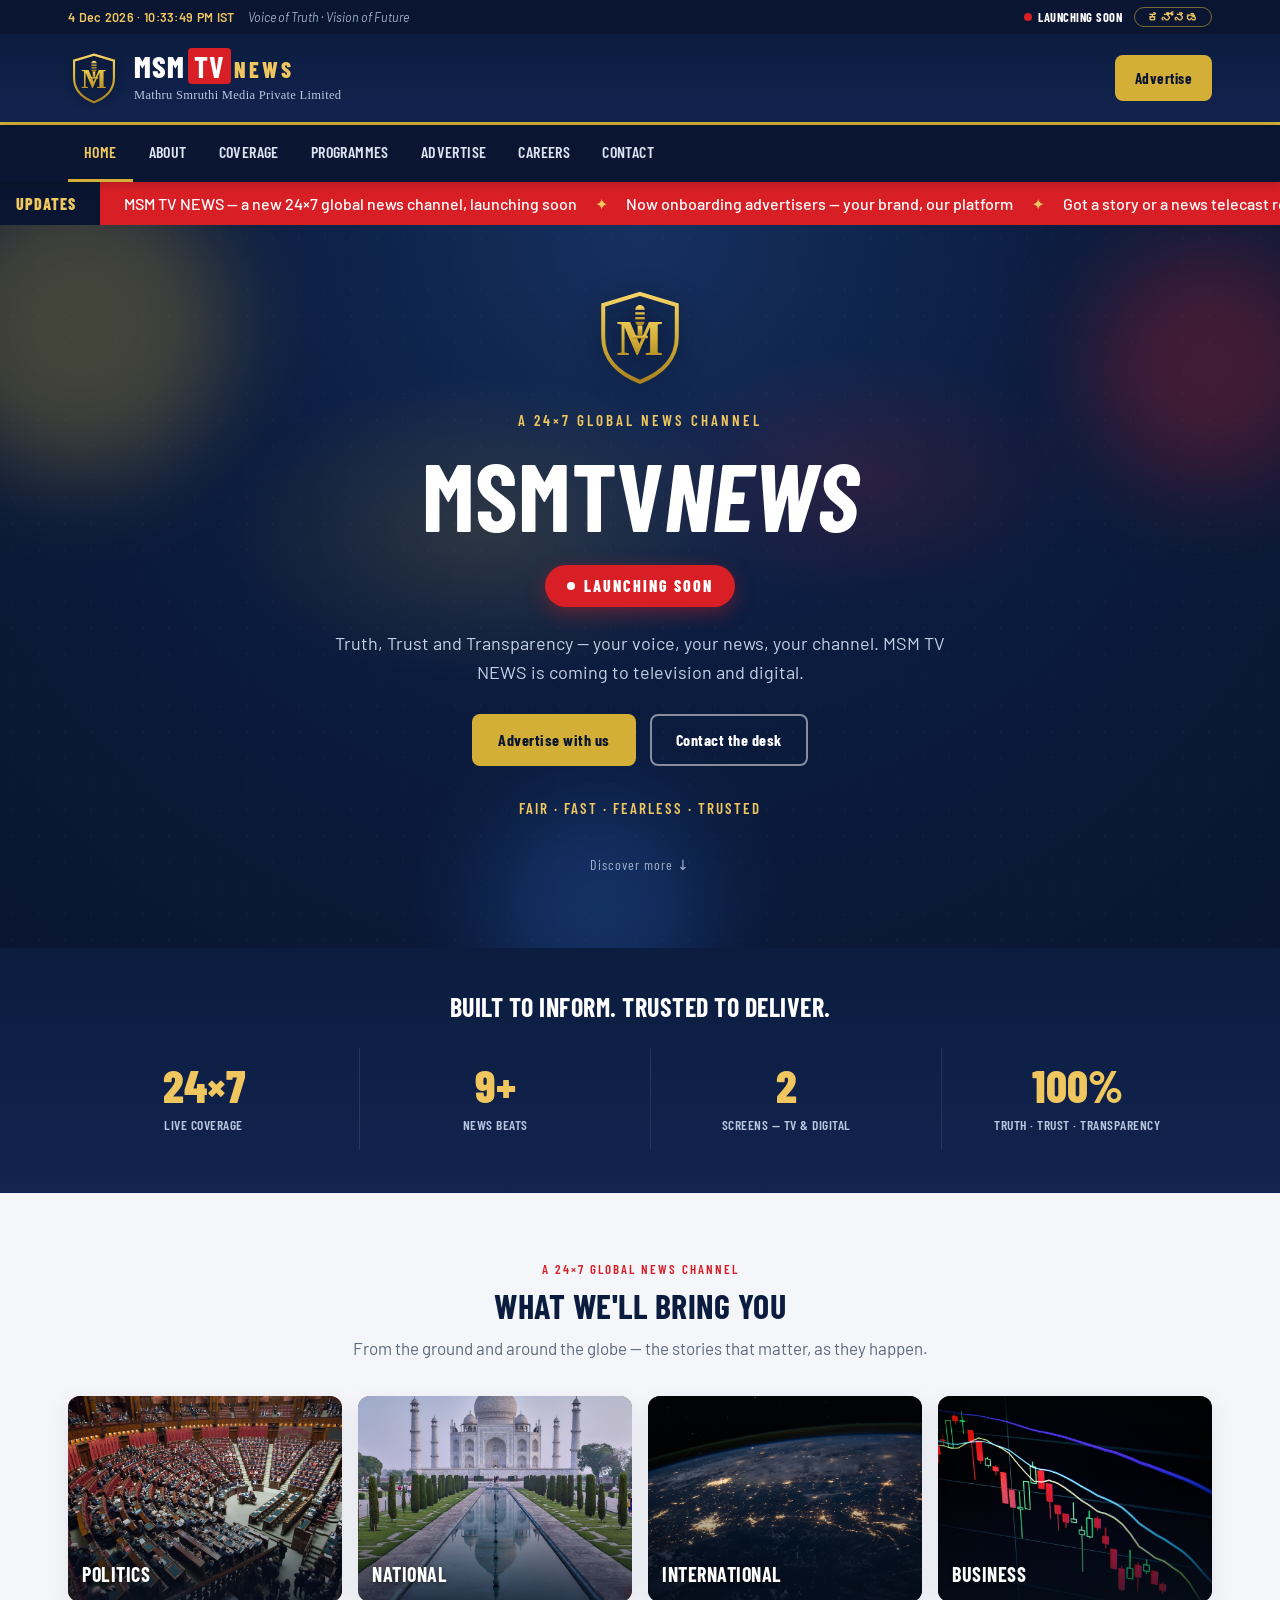
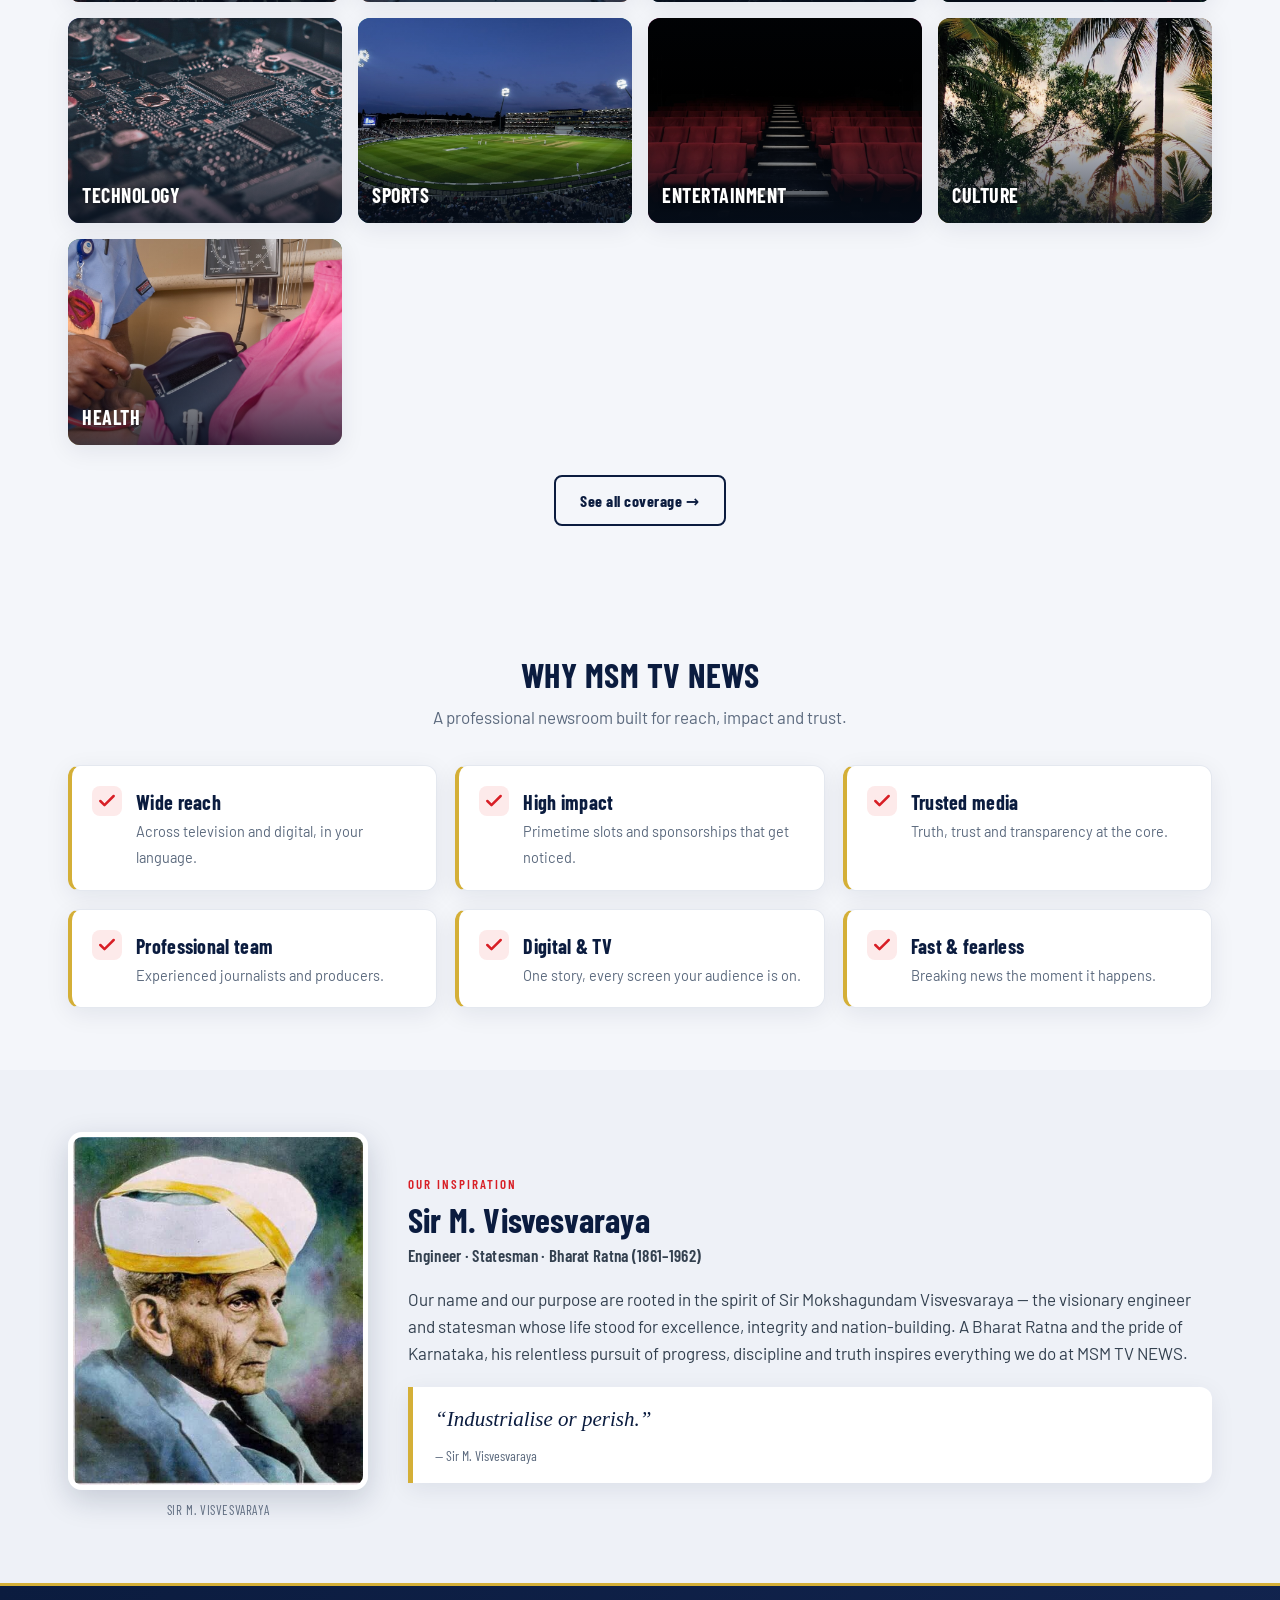
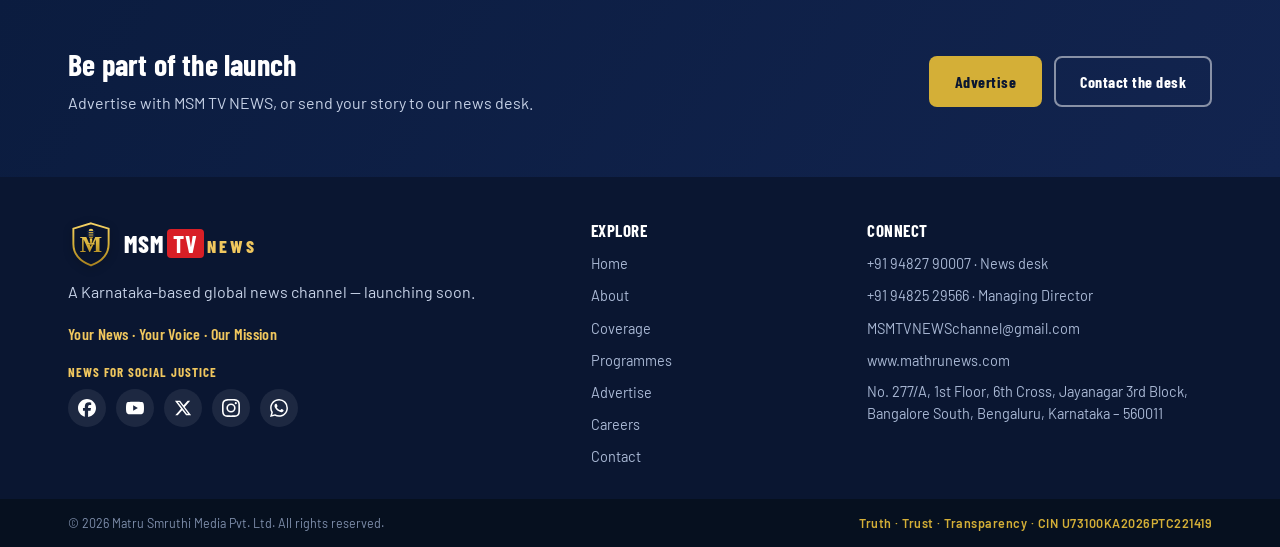
<file: index.html>
<!DOCTYPE html>
<html lang="en">
<head>
  <meta charset="utf-8">
  <meta name="viewport" content="width=device-width, initial-scale=1">
  <title>MSM TV NEWS — Launching Soon</title>
  <meta name="description" content="MSM TV NEWS by Matru Smruthi Media Pvt Ltd — a Karnataka-based 24×7 global news channel. Launching soon on television and digital. Truth, Trust, Transparency.">
  <link rel="icon" href="data:image/svg+xml,%3Csvg xmlns='http://www.w3.org/2000/svg' viewBox='0 0 32 32'%3E%3Crect width='32' height='32' rx='6' fill='%230b1c3f'/%3E%3Ctext x='16' y='24' font-family='Georgia' font-size='22' font-weight='700' text-anchor='middle' fill='%23d4af37'%3EM%3C/text%3E%3C/svg%3E">
  <link rel="preconnect" href="https://fonts.googleapis.com">
  <link rel="preconnect" href="https://fonts.gstatic.com" crossorigin>
  <link href="https://fonts.googleapis.com/css2?family=Barlow:wght@400;500;600&family=Barlow+Condensed:wght@500;600;700;800&family=Anek+Kannada:wght@400;500;600;700&display=swap" rel="stylesheet">
  <link rel="stylesheet" href="assets/css/style.css">
</head>
<body>
  <header id="site-header"></header>
  <div class="ticker" id="ticker"></div>
  <main id="app"></main>
  <footer id="site-footer"></footer>

  <script>window.MSM_BASE = "";</script>
  <script src="assets/js/data.js"></script>
  <script src="assets/js/i18n.js"></script>
  <script src="assets/js/forms.js"></script>
  <script src="assets/js/app.js"></script>
  <script>
    initChrome("home");
    renderLanding();
  </script>
</body>
</html>
</file>
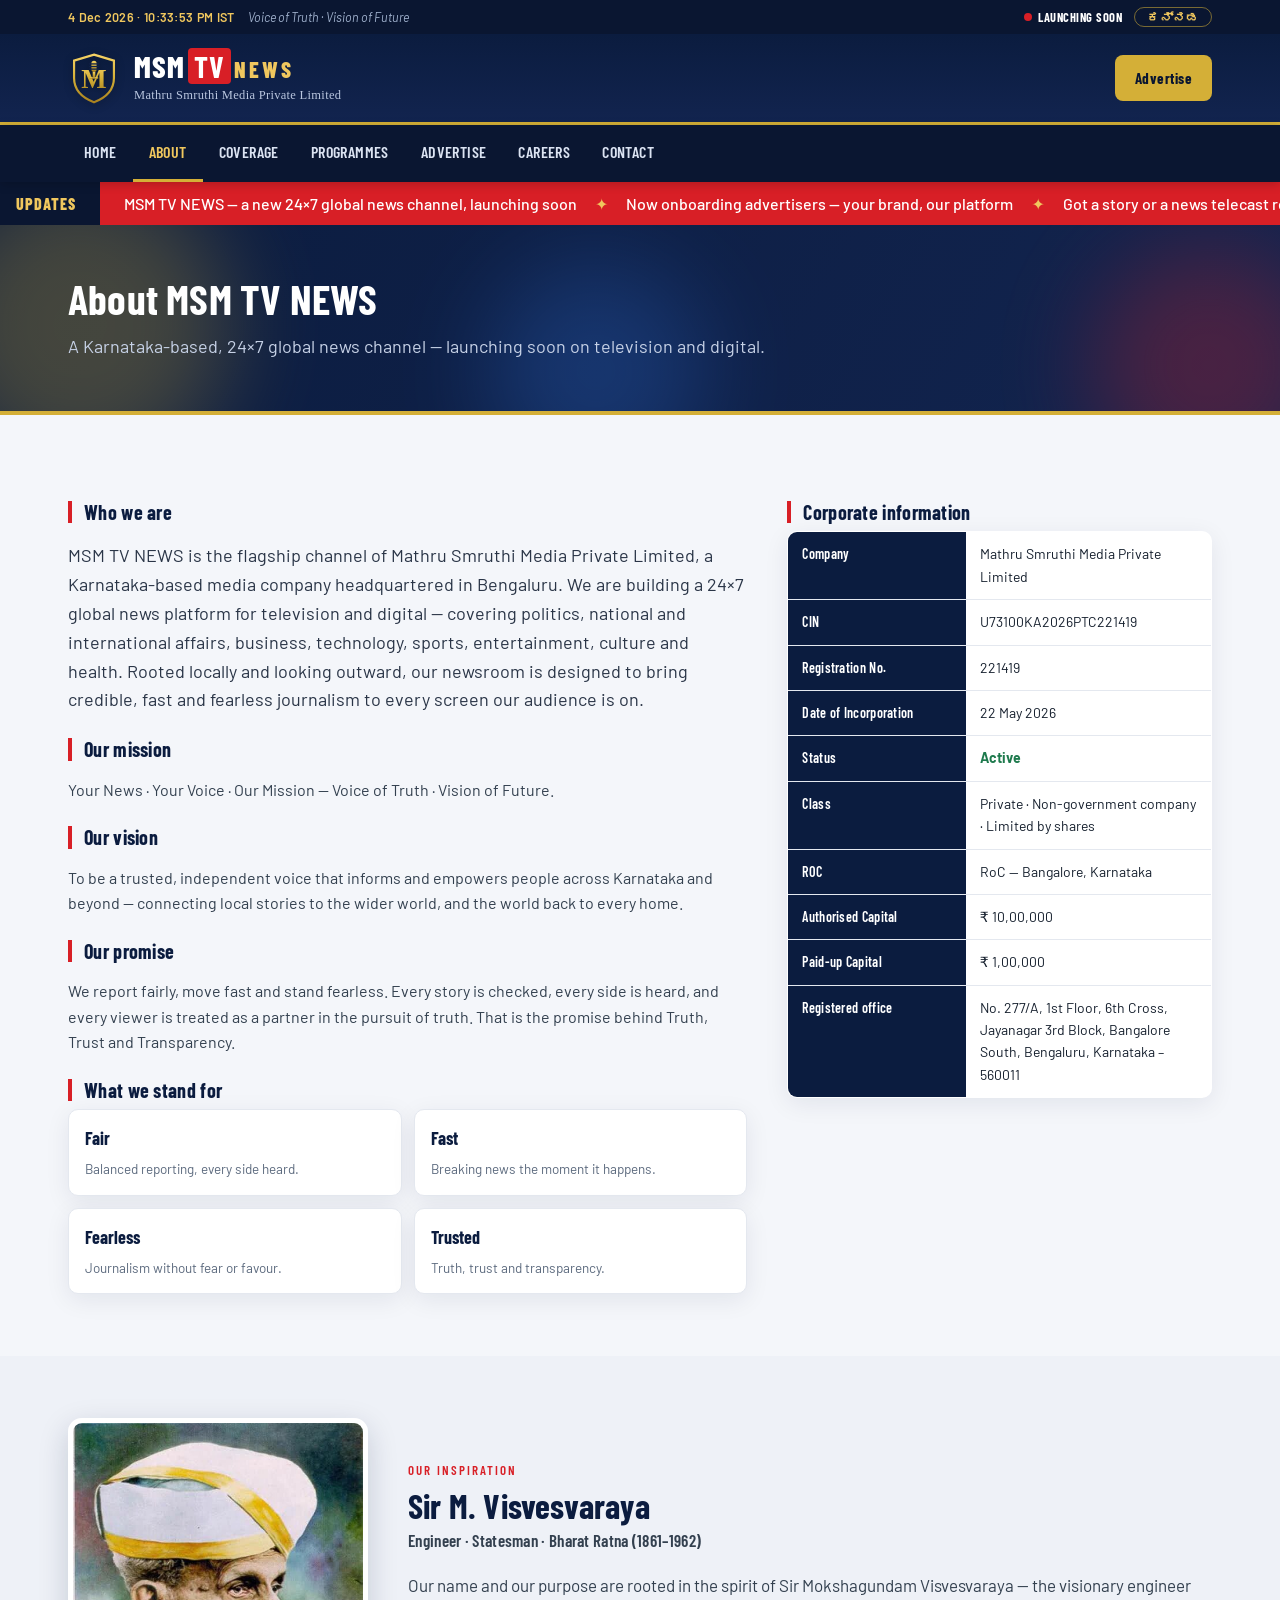
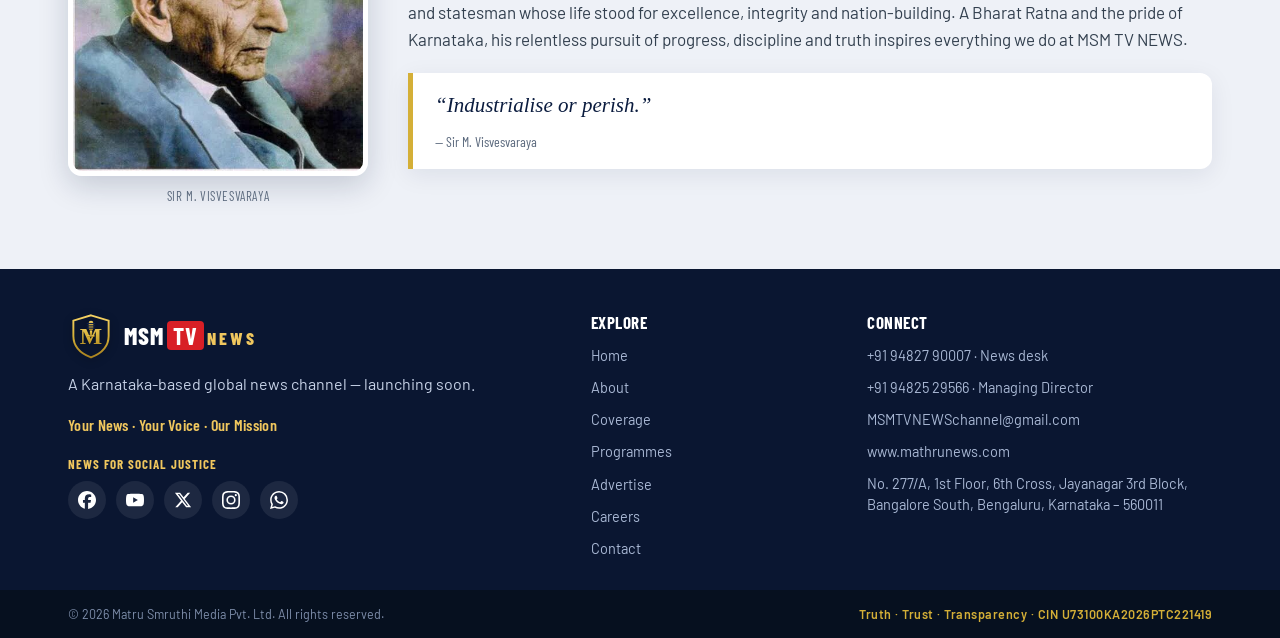
<file: about/index.html>
<!DOCTYPE html>
<html lang="en">
<head>
  <meta charset="utf-8">
  <meta name="viewport" content="width=device-width, initial-scale=1">
  <title>About — MSM TV NEWS</title>
  <meta name="description" content="About MSM TV NEWS by Matru Smruthi Media Pvt Ltd — a Karnataka-based 24×7 global news channel, launching soon. Our mission, vision and inspiration.">
  <link rel="icon" href="data:image/svg+xml,%3Csvg xmlns='http://www.w3.org/2000/svg' viewBox='0 0 32 32'%3E%3Crect width='32' height='32' rx='6' fill='%230b1c3f'/%3E%3Ctext x='16' y='24' font-family='Georgia' font-size='22' font-weight='700' text-anchor='middle' fill='%23d4af37'%3EM%3C/text%3E%3C/svg%3E">
  <link rel="preconnect" href="https://fonts.googleapis.com">
  <link rel="preconnect" href="https://fonts.gstatic.com" crossorigin>
  <link href="https://fonts.googleapis.com/css2?family=Barlow:wght@400;500;600&family=Barlow+Condensed:wght@500;600;700;800&family=Anek+Kannada:wght@400;500;600;700&display=swap" rel="stylesheet">
  <link rel="stylesheet" href="../assets/css/style.css">
</head>
<body>
  <header id="site-header"></header>
  <div class="ticker" id="ticker"></div>
  <main id="app"></main>
  <footer id="site-footer"></footer>

  <script>window.MSM_BASE = "../";</script>
  <script src="../assets/js/data.js"></script>
  <script src="../assets/js/i18n.js"></script>
  <script src="../assets/js/forms.js"></script>
  <script src="../assets/js/app.js"></script>
  <script>
    initChrome("about");
    renderAbout();
  </script>
</body>
</html>
</file>
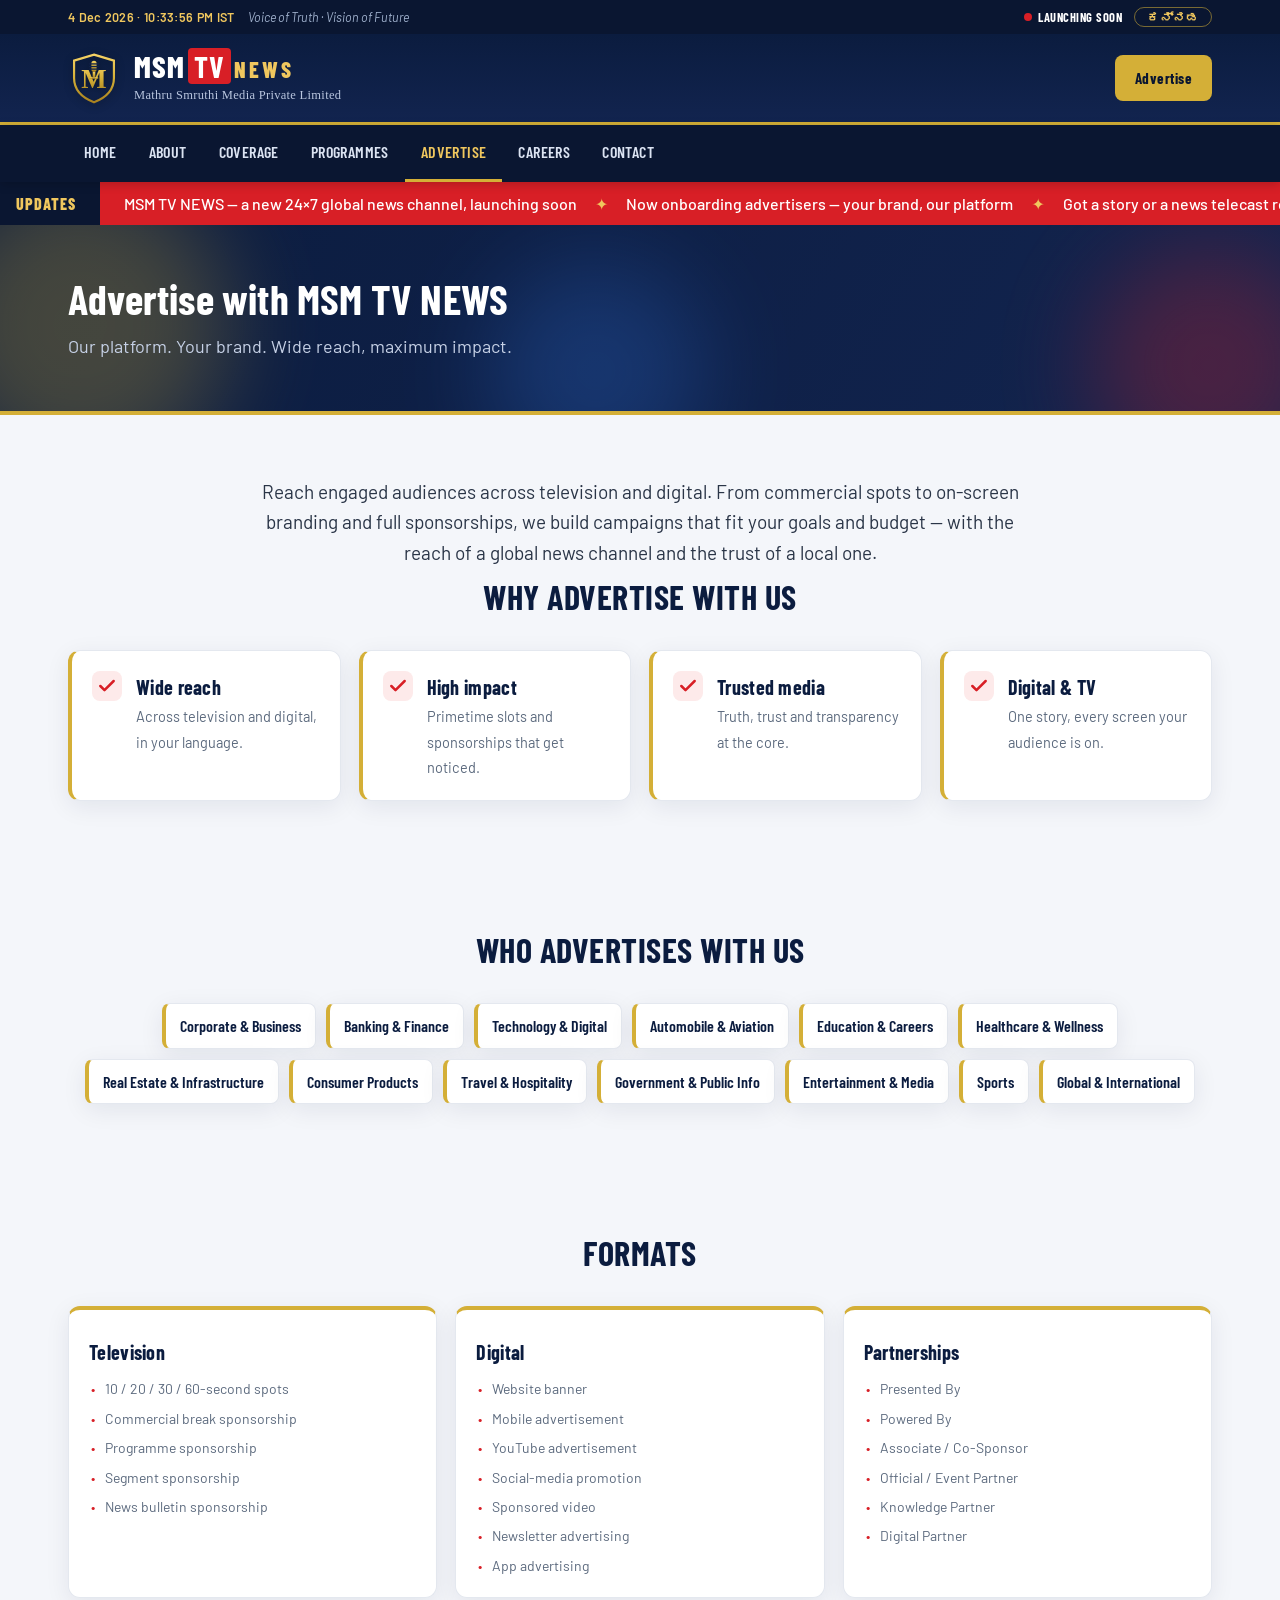
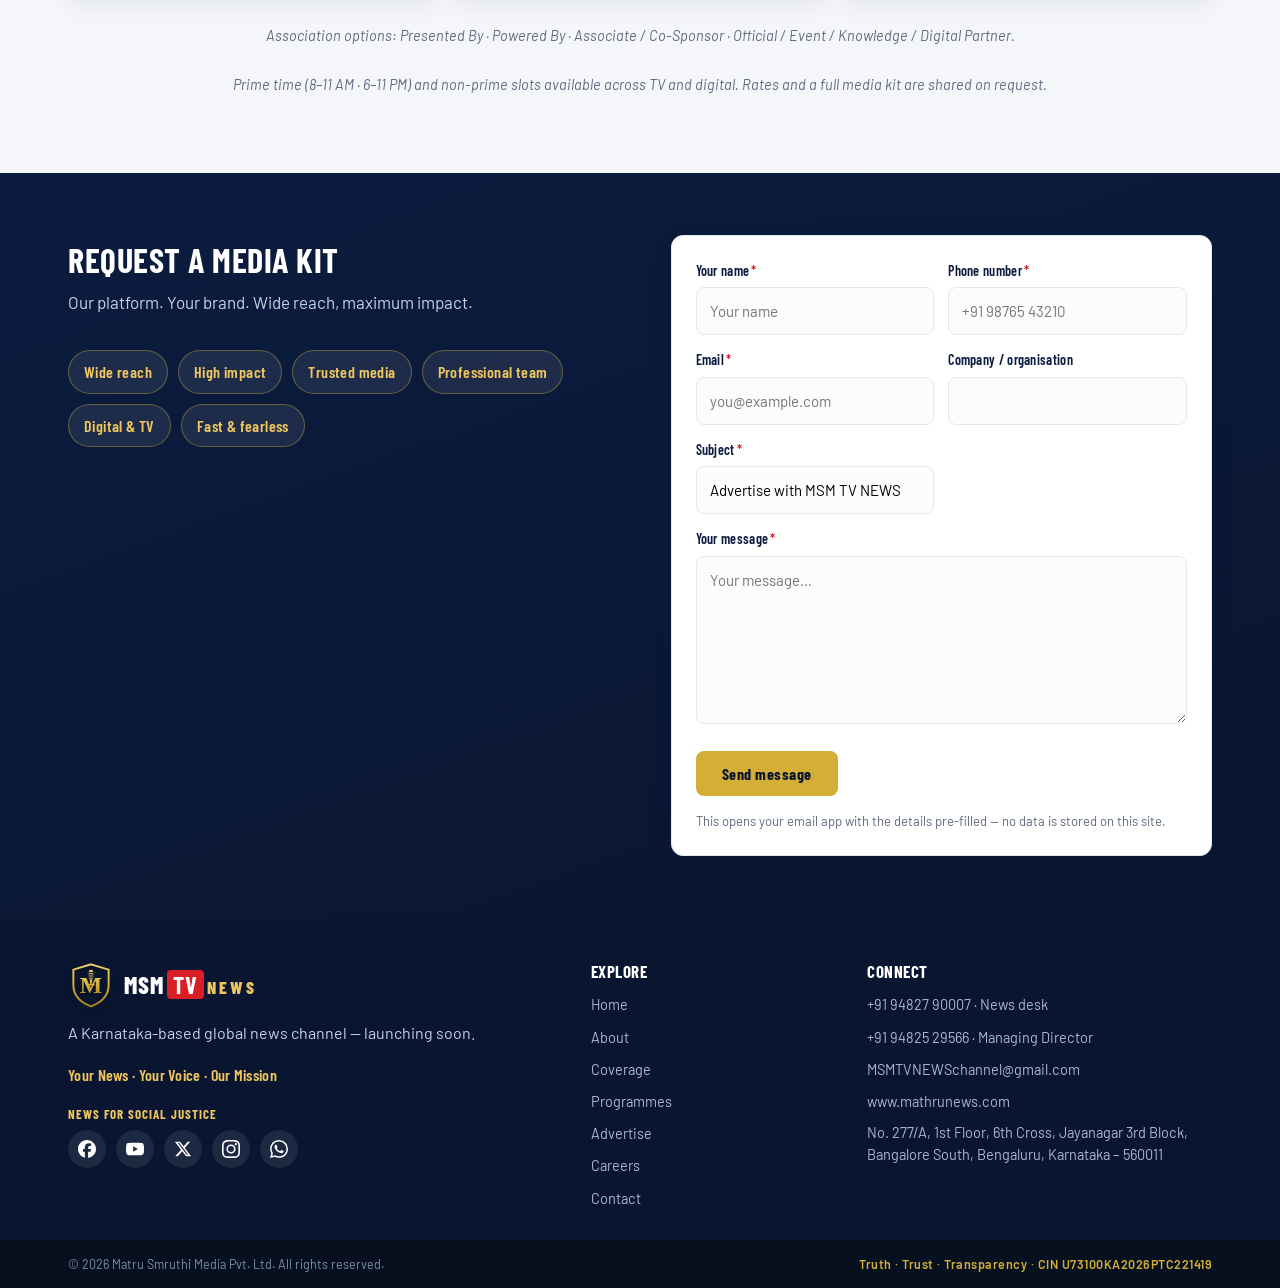
<file: advertise/index.html>
<!DOCTYPE html>
<html lang="en">
<head>
  <meta charset="utf-8">
  <meta name="viewport" content="width=device-width, initial-scale=1">
  <title>Advertise — MSM TV NEWS</title>
  <meta name="description" content="Advertise with MSM TV NEWS. Commercial spots, L-Band, Aston Band, logo bug, sponsorships and brand integration across TV and digital. Request a media kit.">
  <link rel="icon" href="data:image/svg+xml,%3Csvg xmlns='http://www.w3.org/2000/svg' viewBox='0 0 32 32'%3E%3Crect width='32' height='32' rx='6' fill='%230b1c3f'/%3E%3Ctext x='16' y='24' font-family='Georgia' font-size='22' font-weight='700' text-anchor='middle' fill='%23d4af37'%3EM%3C/text%3E%3C/svg%3E">
  <link rel="preconnect" href="https://fonts.googleapis.com">
  <link rel="preconnect" href="https://fonts.gstatic.com" crossorigin>
  <link href="https://fonts.googleapis.com/css2?family=Barlow:wght@400;500;600&family=Barlow+Condensed:wght@500;600;700;800&family=Anek+Kannada:wght@400;500;600;700&display=swap" rel="stylesheet">
  <link rel="stylesheet" href="../assets/css/style.css">
</head>
<body>
  <header id="site-header"></header>
  <div class="ticker" id="ticker"></div>
  <main id="app"></main>
  <footer id="site-footer"></footer>

  <script>window.MSM_BASE = "../";</script>
  <script src="../assets/js/data.js"></script>
  <script src="../assets/js/i18n.js"></script>
  <script src="../assets/js/forms.js"></script>
  <script src="../assets/js/app.js"></script>
  <script>
    initChrome("advertise");
    renderAdvertise();
  </script>
</body>
</html>
</file>
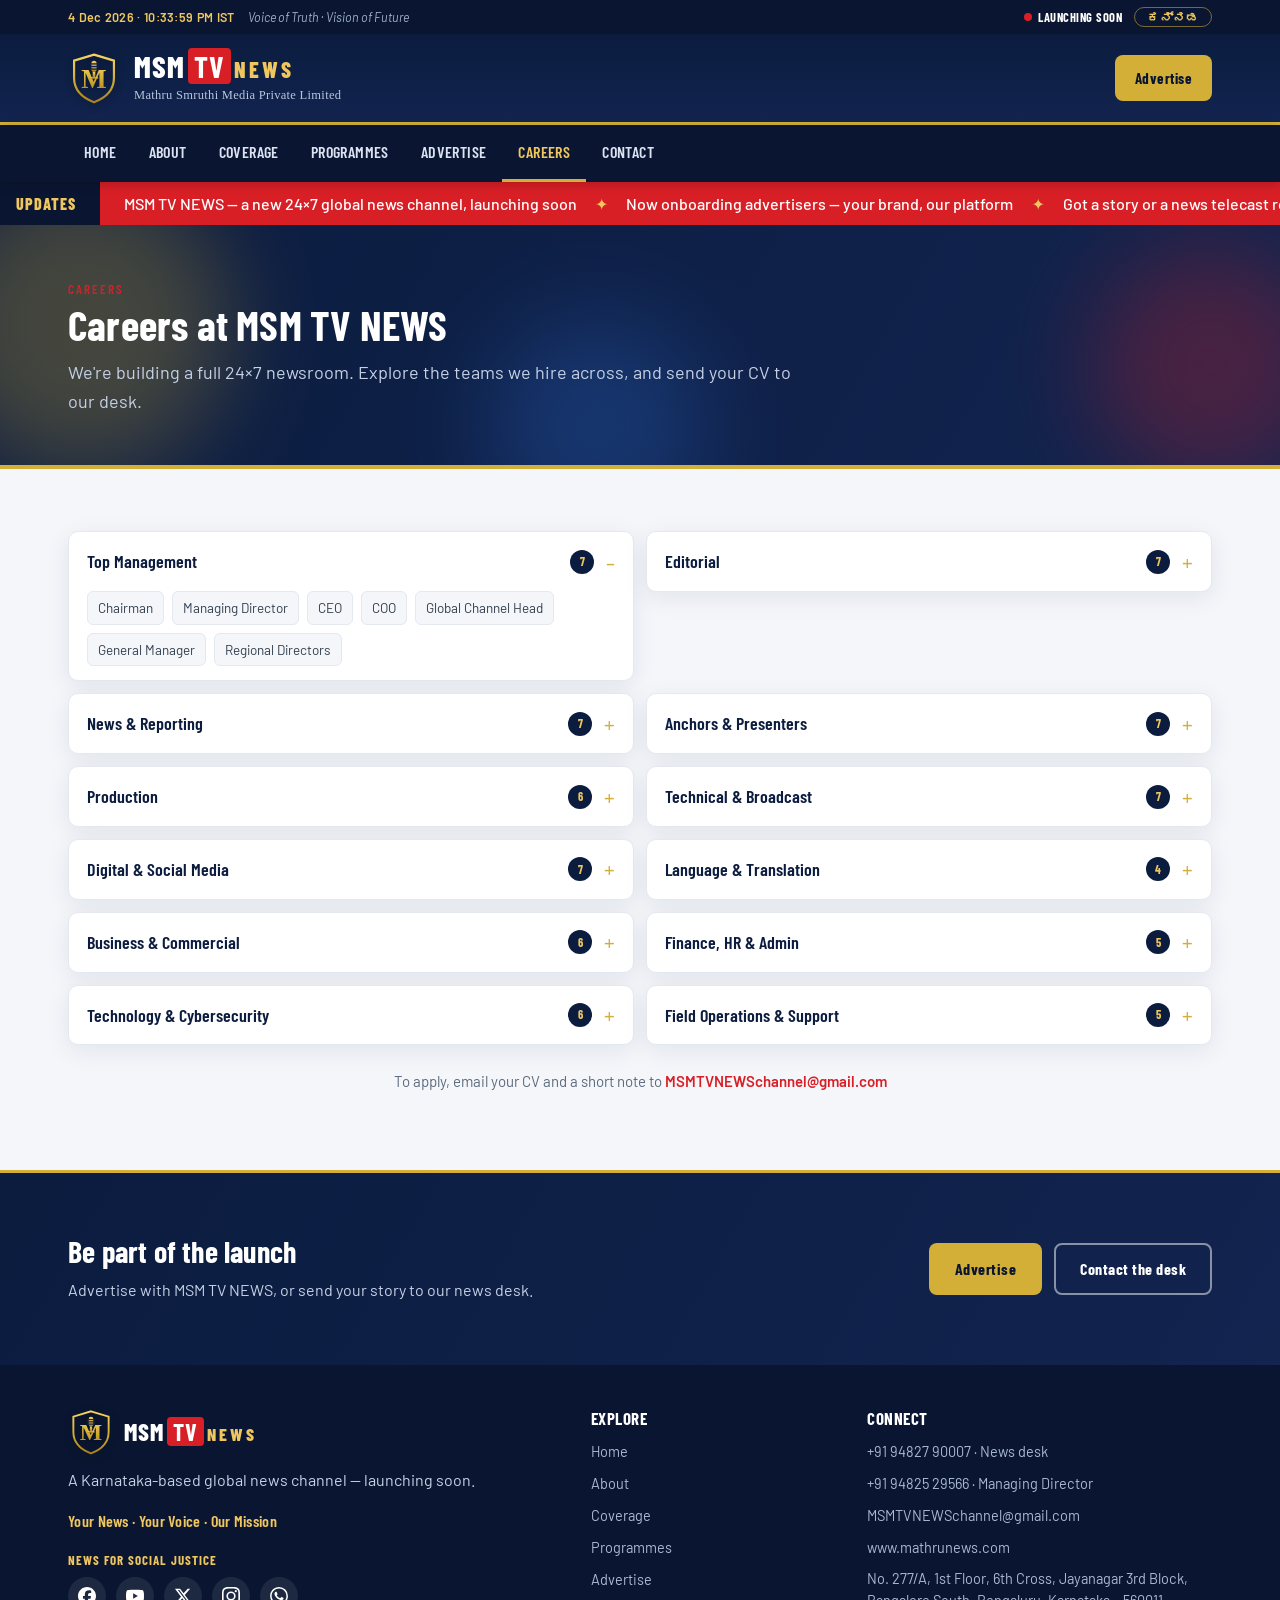
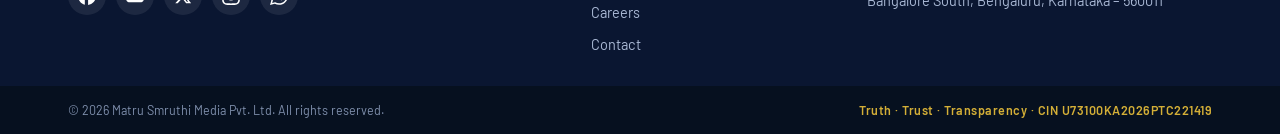
<file: careers/index.html>
<!DOCTYPE html>
<html lang="en">
<head>
  <meta charset="utf-8">
  <meta name="viewport" content="width=device-width, initial-scale=1">
  <title>Careers — MSM TV NEWS</title>
  <meta name="description" content="Careers at MSM TV NEWS — the teams we're hiring across as we build a 24×7 global newsroom: editorial, reporting, production, technical, digital, business and more.">
  <link rel="icon" href="data:image/svg+xml,%3Csvg xmlns='http://www.w3.org/2000/svg' viewBox='0 0 32 32'%3E%3Crect width='32' height='32' rx='6' fill='%230b1c3f'/%3E%3Ctext x='16' y='24' font-family='Georgia' font-size='22' font-weight='700' text-anchor='middle' fill='%23d4af37'%3EM%3C/text%3E%3C/svg%3E">
  <link rel="preconnect" href="https://fonts.googleapis.com">
  <link rel="preconnect" href="https://fonts.gstatic.com" crossorigin>
  <link href="https://fonts.googleapis.com/css2?family=Barlow:wght@400;500;600&family=Barlow+Condensed:wght@500;600;700;800&family=Anek+Kannada:wght@400;500;600;700&display=swap" rel="stylesheet">
  <link rel="stylesheet" href="../assets/css/style.css">
</head>
<body>
  <header id="site-header"></header>
  <div class="ticker" id="ticker"></div>
  <main id="app"></main>
  <footer id="site-footer"></footer>

  <script>window.MSM_BASE = "../";</script>
  <script src="../assets/js/data.js"></script>
  <script src="../assets/js/i18n.js"></script>
  <script src="../assets/js/forms.js"></script>
  <script src="../assets/js/app.js"></script>
  <script>
    initChrome("careers");
    renderCareers();
  </script>
</body>
</html>
</file>
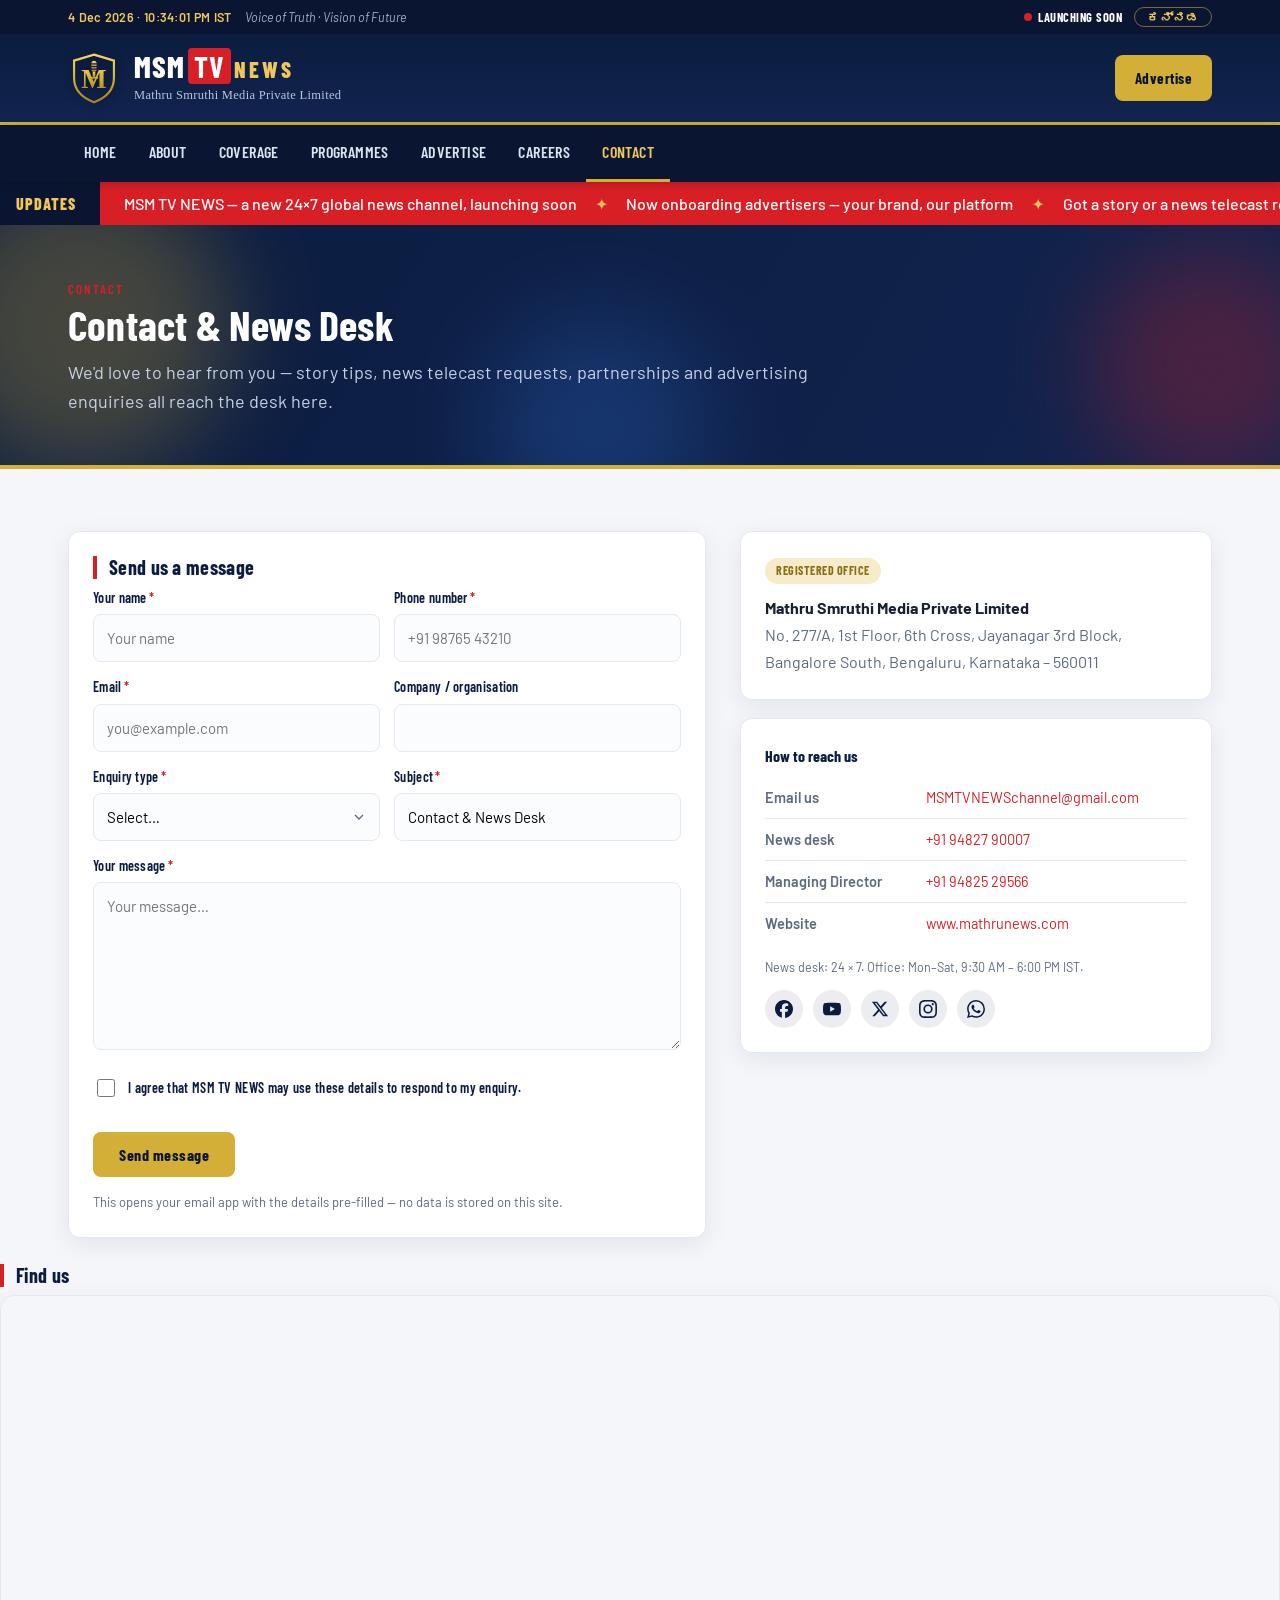
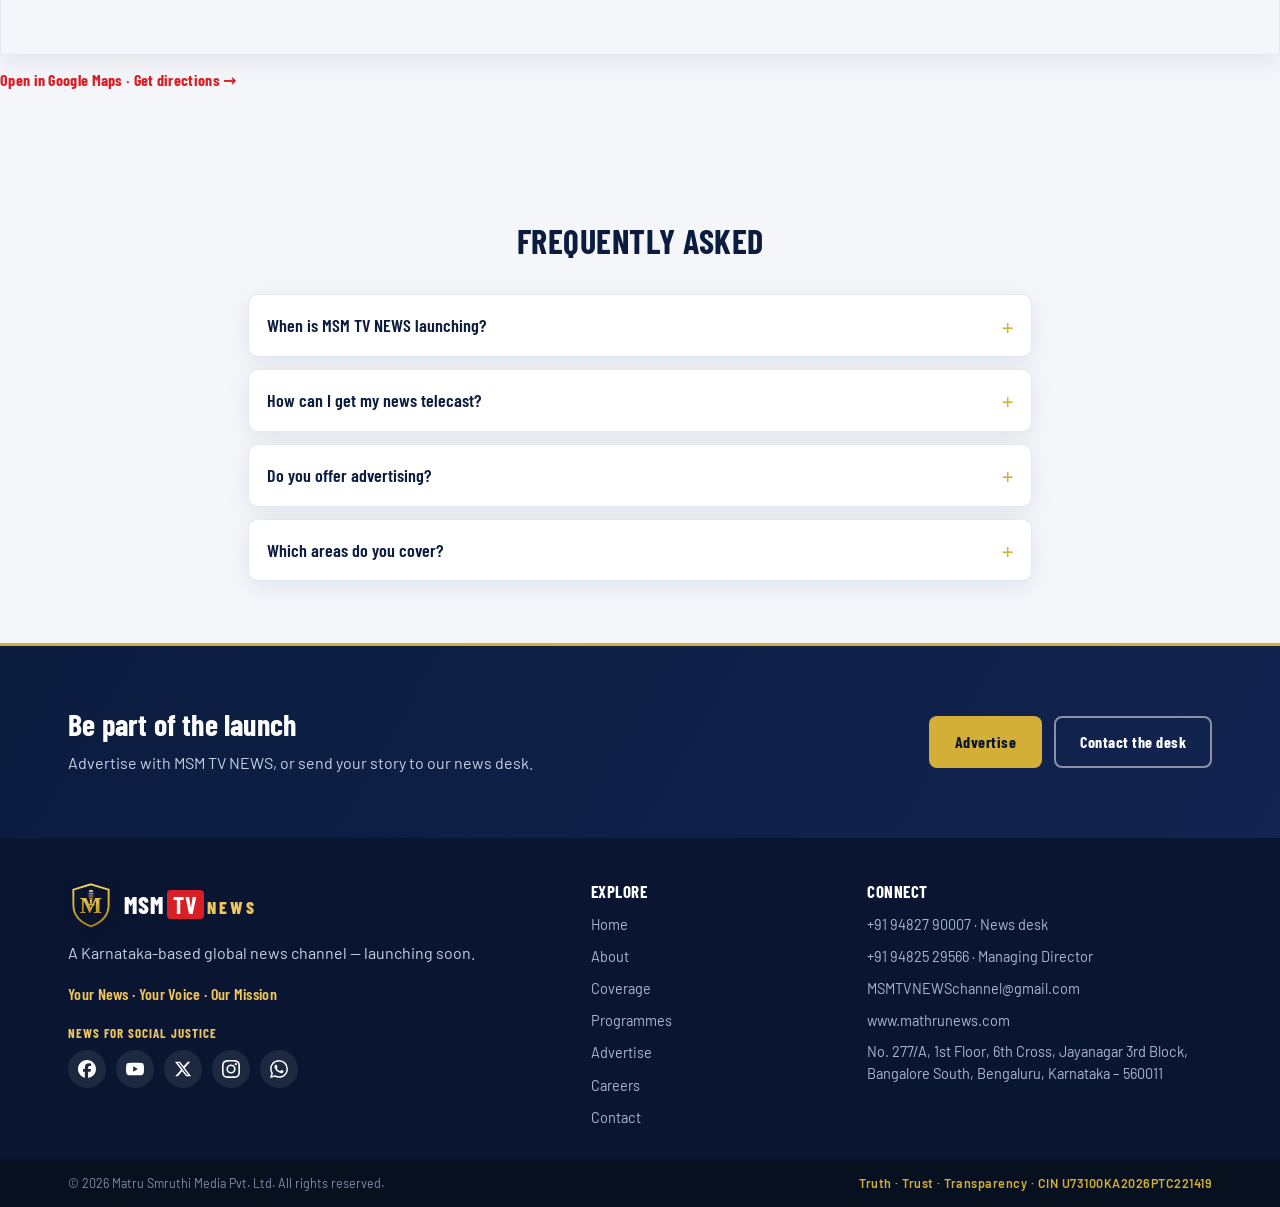
<file: contact/index.html>
<!DOCTYPE html>
<html lang="en">
<head>
  <meta charset="utf-8">
  <meta name="viewport" content="width=device-width, initial-scale=1">
  <title>Contact — MSM TV NEWS</title>
  <meta name="description" content="Contact the MSM TV NEWS desk — story tips, news telecast requests, partnerships and advertising. Phone, email and message form.">
  <link rel="icon" href="data:image/svg+xml,%3Csvg xmlns='http://www.w3.org/2000/svg' viewBox='0 0 32 32'%3E%3Crect width='32' height='32' rx='6' fill='%230b1c3f'/%3E%3Ctext x='16' y='24' font-family='Georgia' font-size='22' font-weight='700' text-anchor='middle' fill='%23d4af37'%3EM%3C/text%3E%3C/svg%3E">
  <link rel="preconnect" href="https://fonts.googleapis.com">
  <link rel="preconnect" href="https://fonts.gstatic.com" crossorigin>
  <link href="https://fonts.googleapis.com/css2?family=Barlow:wght@400;500;600&family=Barlow+Condensed:wght@500;600;700;800&family=Anek+Kannada:wght@400;500;600;700&display=swap" rel="stylesheet">
  <link rel="stylesheet" href="../assets/css/style.css">
</head>
<body>
  <header id="site-header"></header>
  <div class="ticker" id="ticker"></div>
  <main id="app"></main>
  <footer id="site-footer"></footer>

  <script>window.MSM_BASE = "../";</script>
  <script src="../assets/js/data.js"></script>
  <script src="../assets/js/i18n.js"></script>
  <script src="../assets/js/forms.js"></script>
  <script src="../assets/js/app.js"></script>
  <script>
    initChrome("contact");
    renderContact();
  </script>
</body>
</html>
</file>
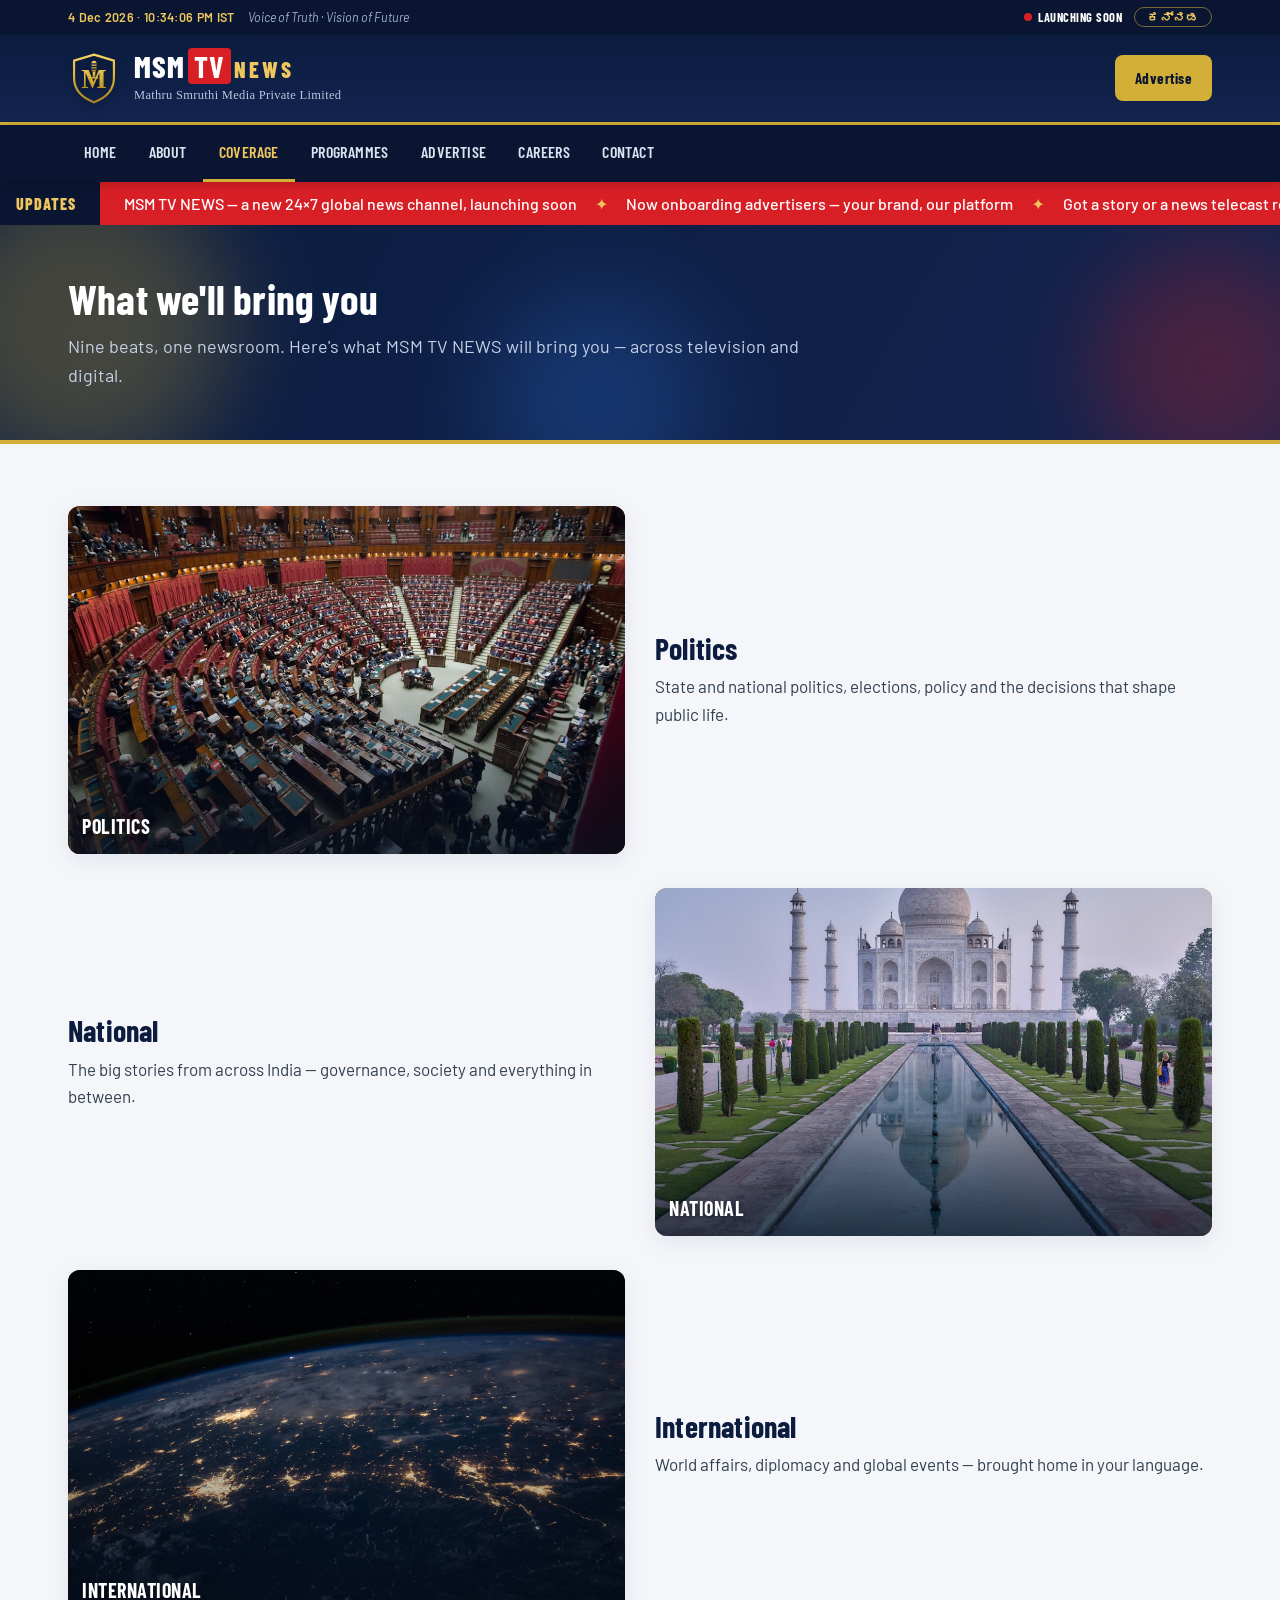
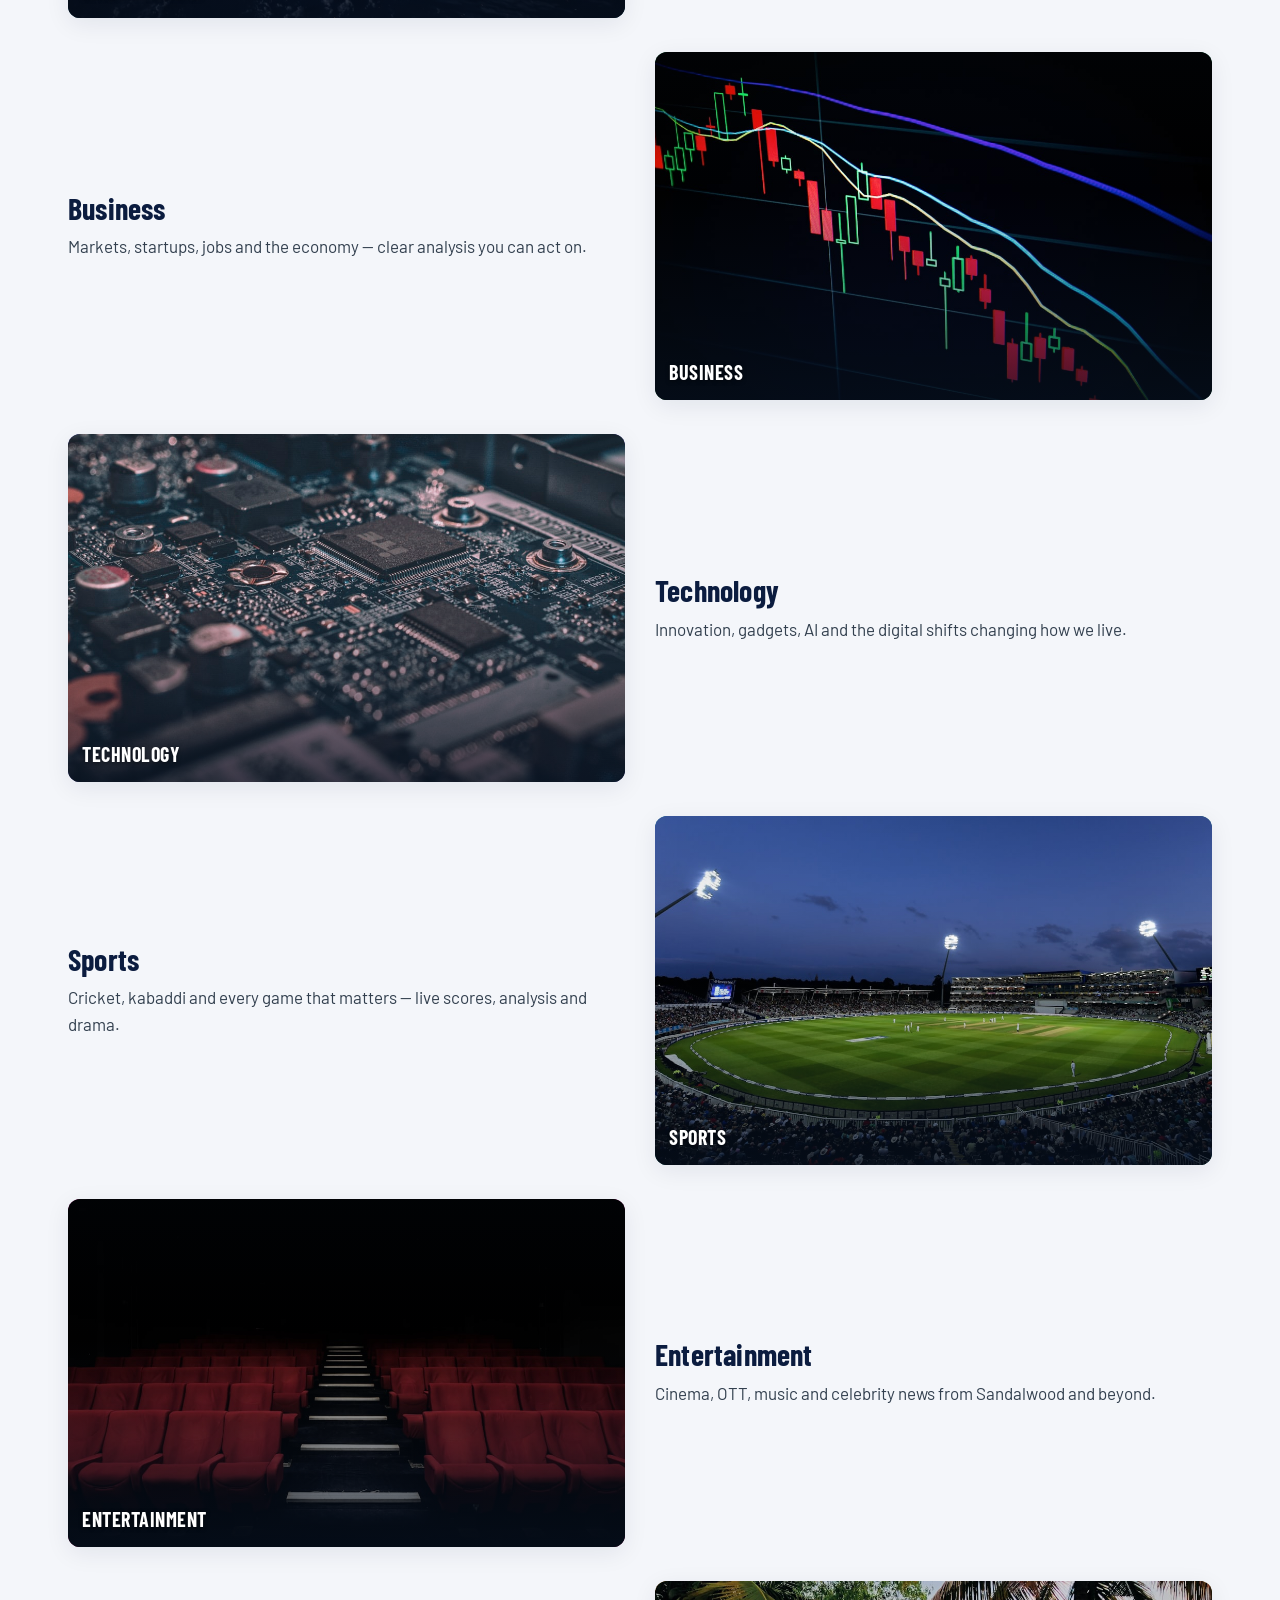
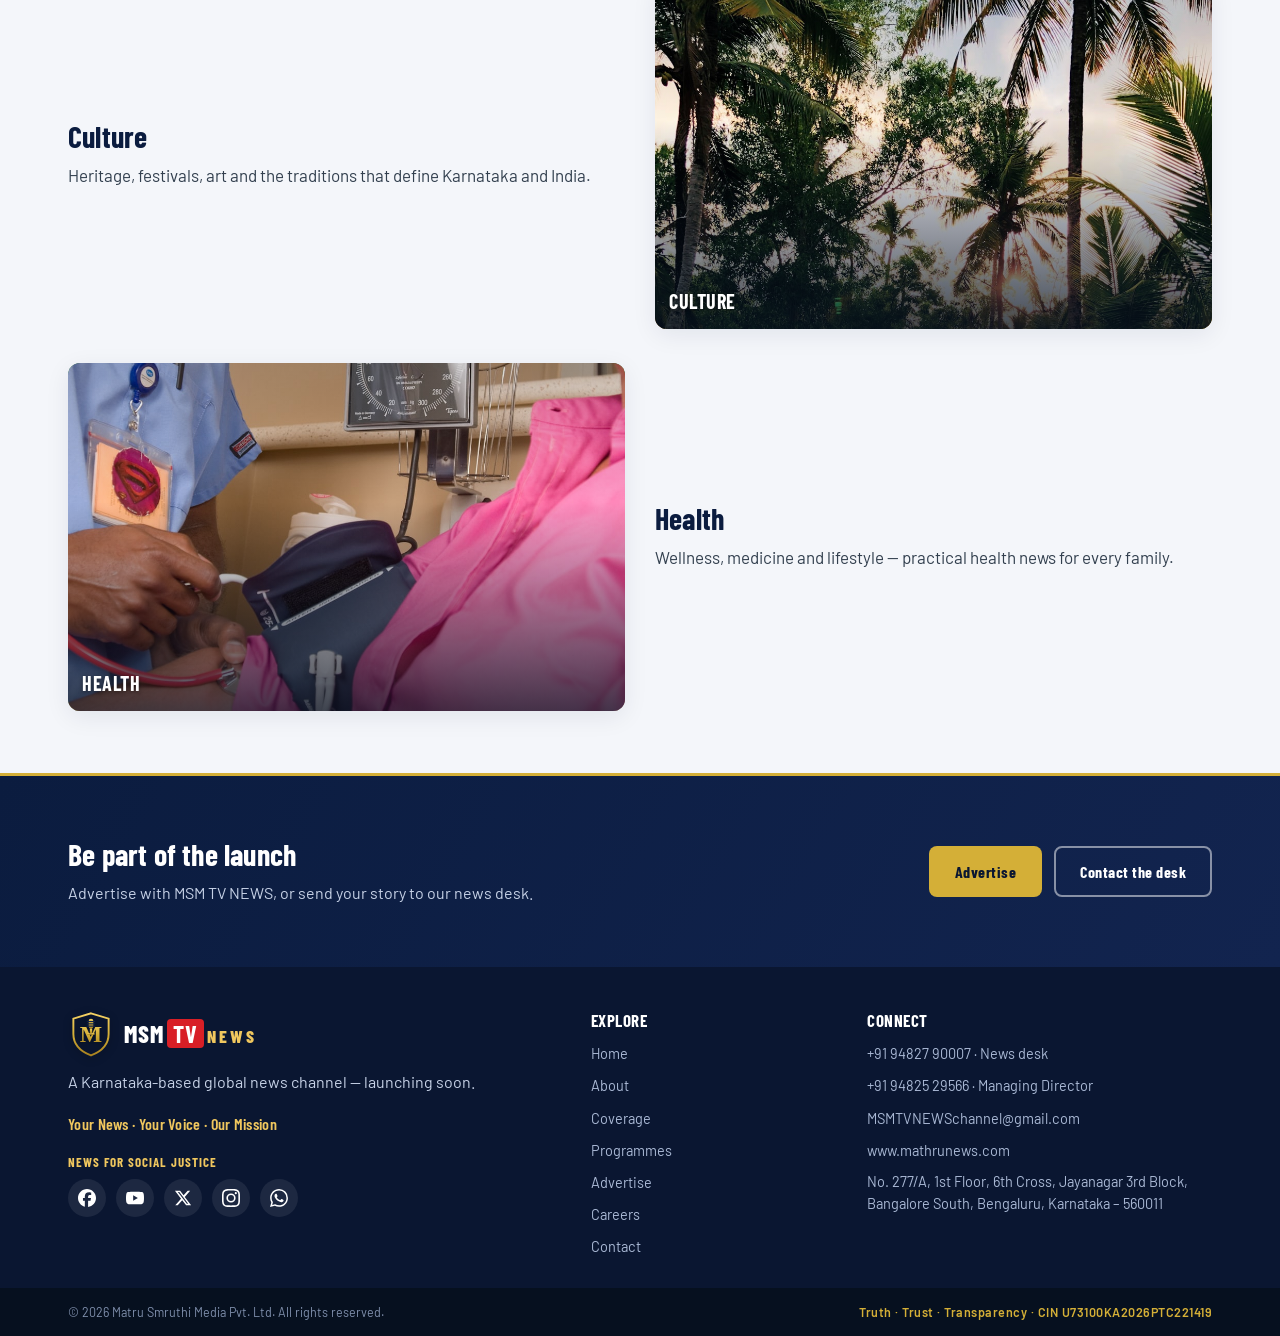
<file: coverage/index.html>
<!DOCTYPE html>
<html lang="en">
<head>
  <meta charset="utf-8">
  <meta name="viewport" content="width=device-width, initial-scale=1">
  <title>Coverage — MSM TV NEWS</title>
  <meta name="description" content="What MSM TV NEWS covers — politics, national, international, business, technology, sports, entertainment, culture and health, across TV and digital.">
  <link rel="icon" href="data:image/svg+xml,%3Csvg xmlns='http://www.w3.org/2000/svg' viewBox='0 0 32 32'%3E%3Crect width='32' height='32' rx='6' fill='%230b1c3f'/%3E%3Ctext x='16' y='24' font-family='Georgia' font-size='22' font-weight='700' text-anchor='middle' fill='%23d4af37'%3EM%3C/text%3E%3C/svg%3E">
  <link rel="preconnect" href="https://fonts.googleapis.com">
  <link rel="preconnect" href="https://fonts.gstatic.com" crossorigin>
  <link href="https://fonts.googleapis.com/css2?family=Barlow:wght@400;500;600&family=Barlow+Condensed:wght@500;600;700;800&family=Anek+Kannada:wght@400;500;600;700&display=swap" rel="stylesheet">
  <link rel="stylesheet" href="../assets/css/style.css">
</head>
<body>
  <header id="site-header"></header>
  <div class="ticker" id="ticker"></div>
  <main id="app"></main>
  <footer id="site-footer"></footer>

  <script>window.MSM_BASE = "../";</script>
  <script src="../assets/js/data.js"></script>
  <script src="../assets/js/i18n.js"></script>
  <script src="../assets/js/forms.js"></script>
  <script src="../assets/js/app.js"></script>
  <script>
    initChrome("coverage");
    renderCoverage();
  </script>
</body>
</html>
</file>
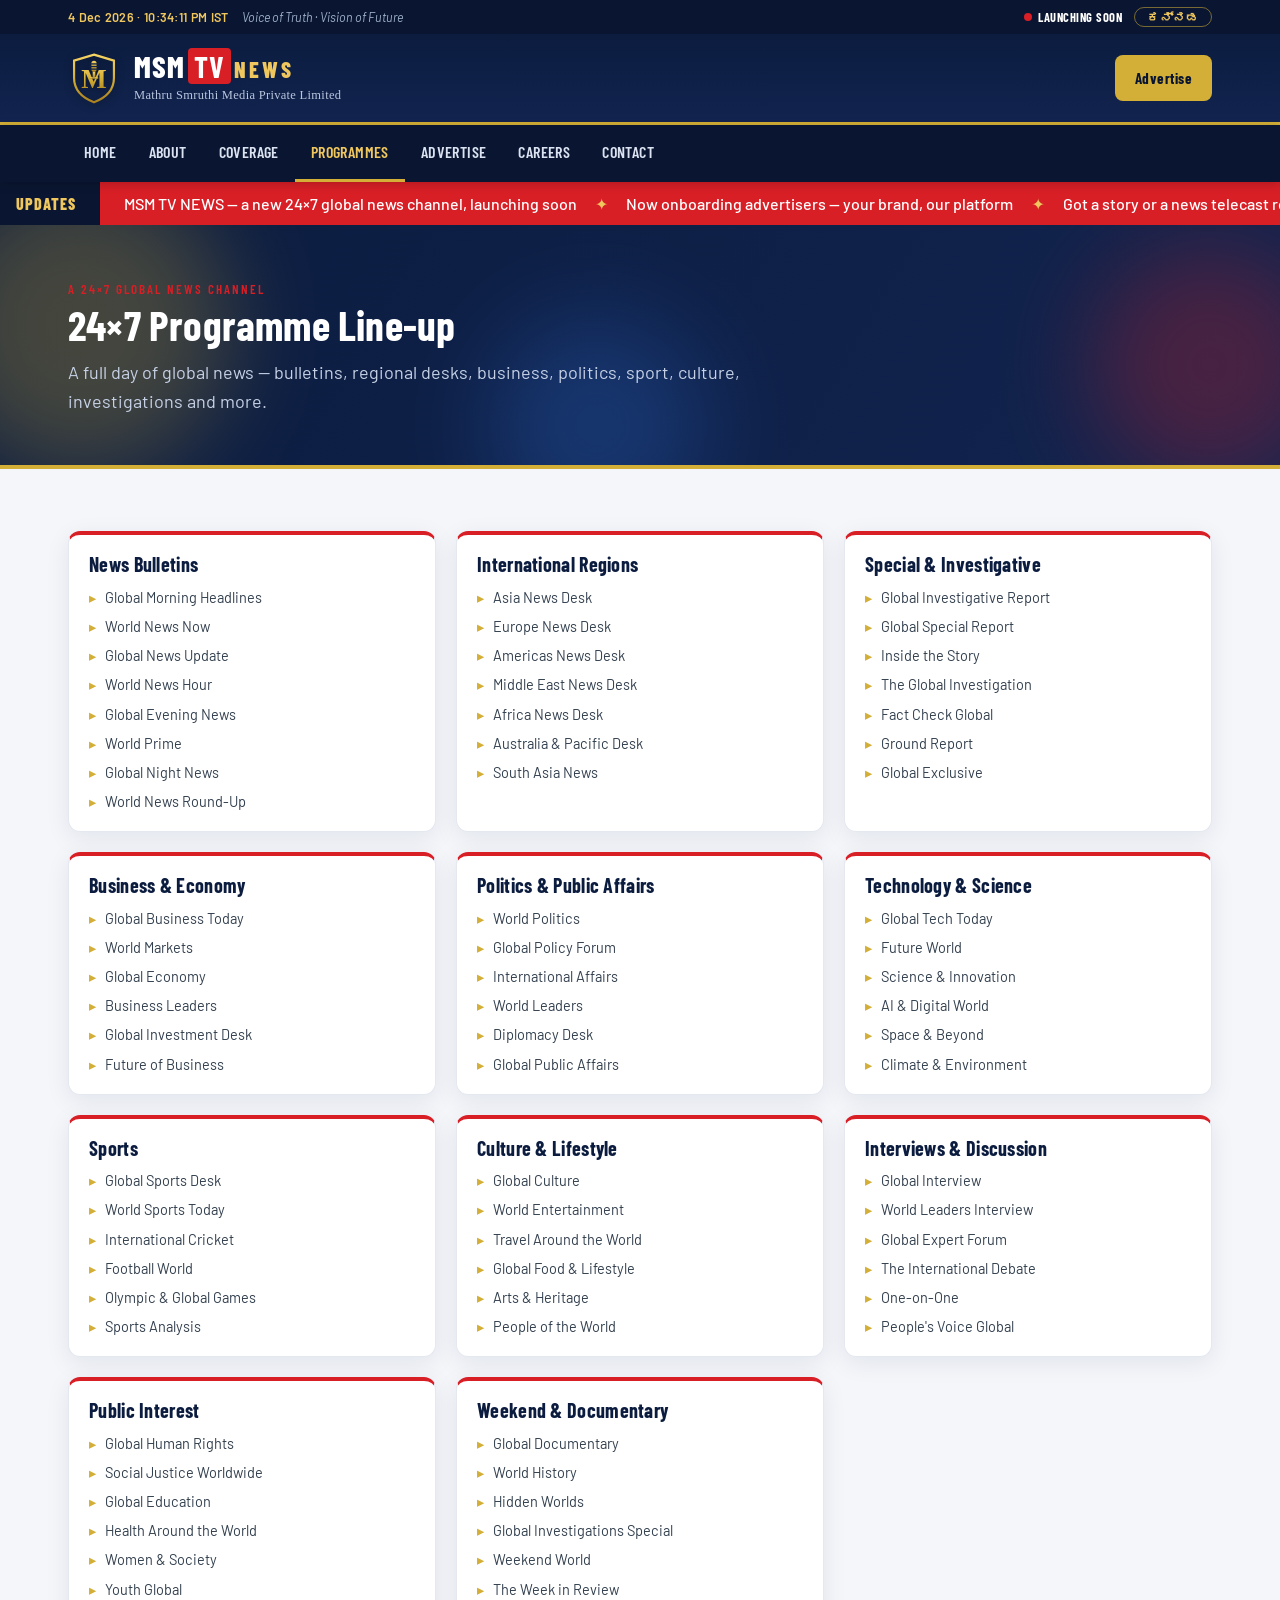
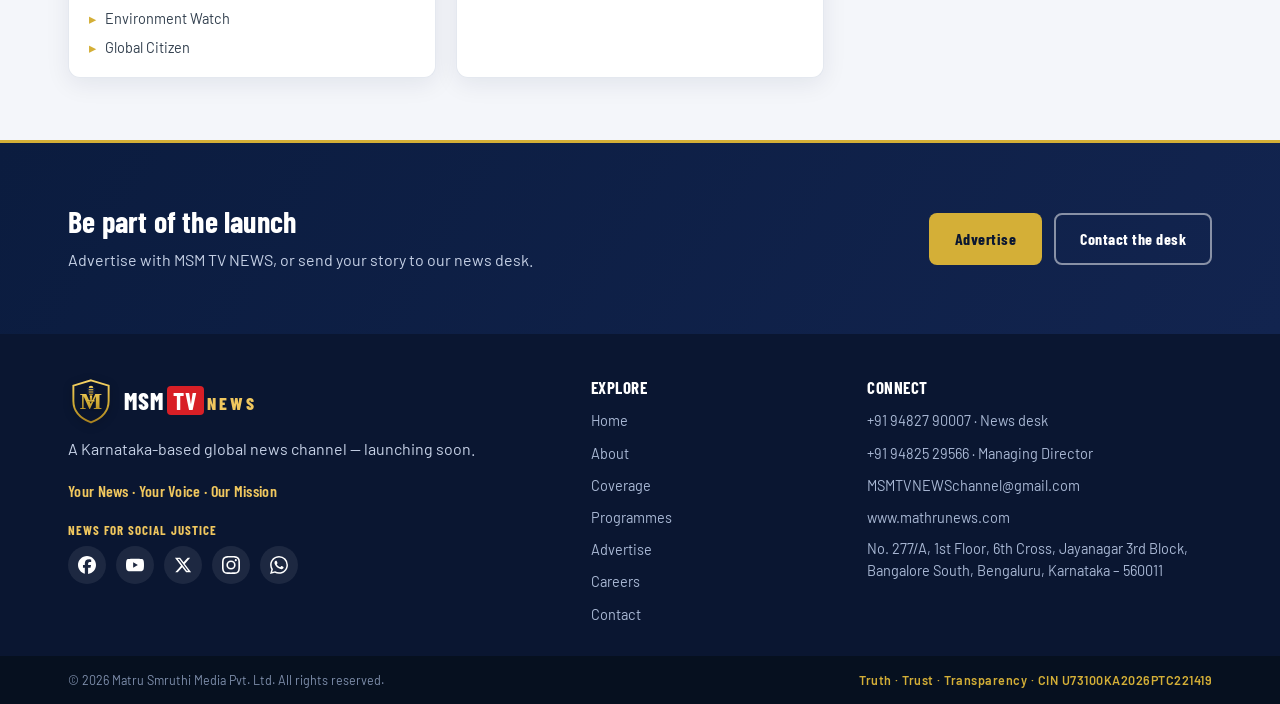
<file: programmes/index.html>
<!DOCTYPE html>
<html lang="en">
<head>
  <meta charset="utf-8">
  <meta name="viewport" content="width=device-width, initial-scale=1">
  <title>Programmes — MSM TV NEWS</title>
  <meta name="description" content="The 24×7 programme line-up of MSM TV NEWS — global bulletins, regional desks, business, politics, technology, sports, culture and investigations.">
  <link rel="icon" href="data:image/svg+xml,%3Csvg xmlns='http://www.w3.org/2000/svg' viewBox='0 0 32 32'%3E%3Crect width='32' height='32' rx='6' fill='%230b1c3f'/%3E%3Ctext x='16' y='24' font-family='Georgia' font-size='22' font-weight='700' text-anchor='middle' fill='%23d4af37'%3EM%3C/text%3E%3C/svg%3E">
  <link rel="preconnect" href="https://fonts.googleapis.com">
  <link rel="preconnect" href="https://fonts.gstatic.com" crossorigin>
  <link href="https://fonts.googleapis.com/css2?family=Barlow:wght@400;500;600&family=Barlow+Condensed:wght@500;600;700;800&family=Anek+Kannada:wght@400;500;600;700&display=swap" rel="stylesheet">
  <link rel="stylesheet" href="../assets/css/style.css">
</head>
<body>
  <header id="site-header"></header>
  <div class="ticker" id="ticker"></div>
  <main id="app"></main>
  <footer id="site-footer"></footer>

  <script>window.MSM_BASE = "../";</script>
  <script src="../assets/js/data.js"></script>
  <script src="../assets/js/i18n.js"></script>
  <script src="../assets/js/forms.js"></script>
  <script src="../assets/js/app.js"></script>
  <script>
    initChrome("programmes");
    renderProgrammes();
  </script>
</body>
</html>
</file>
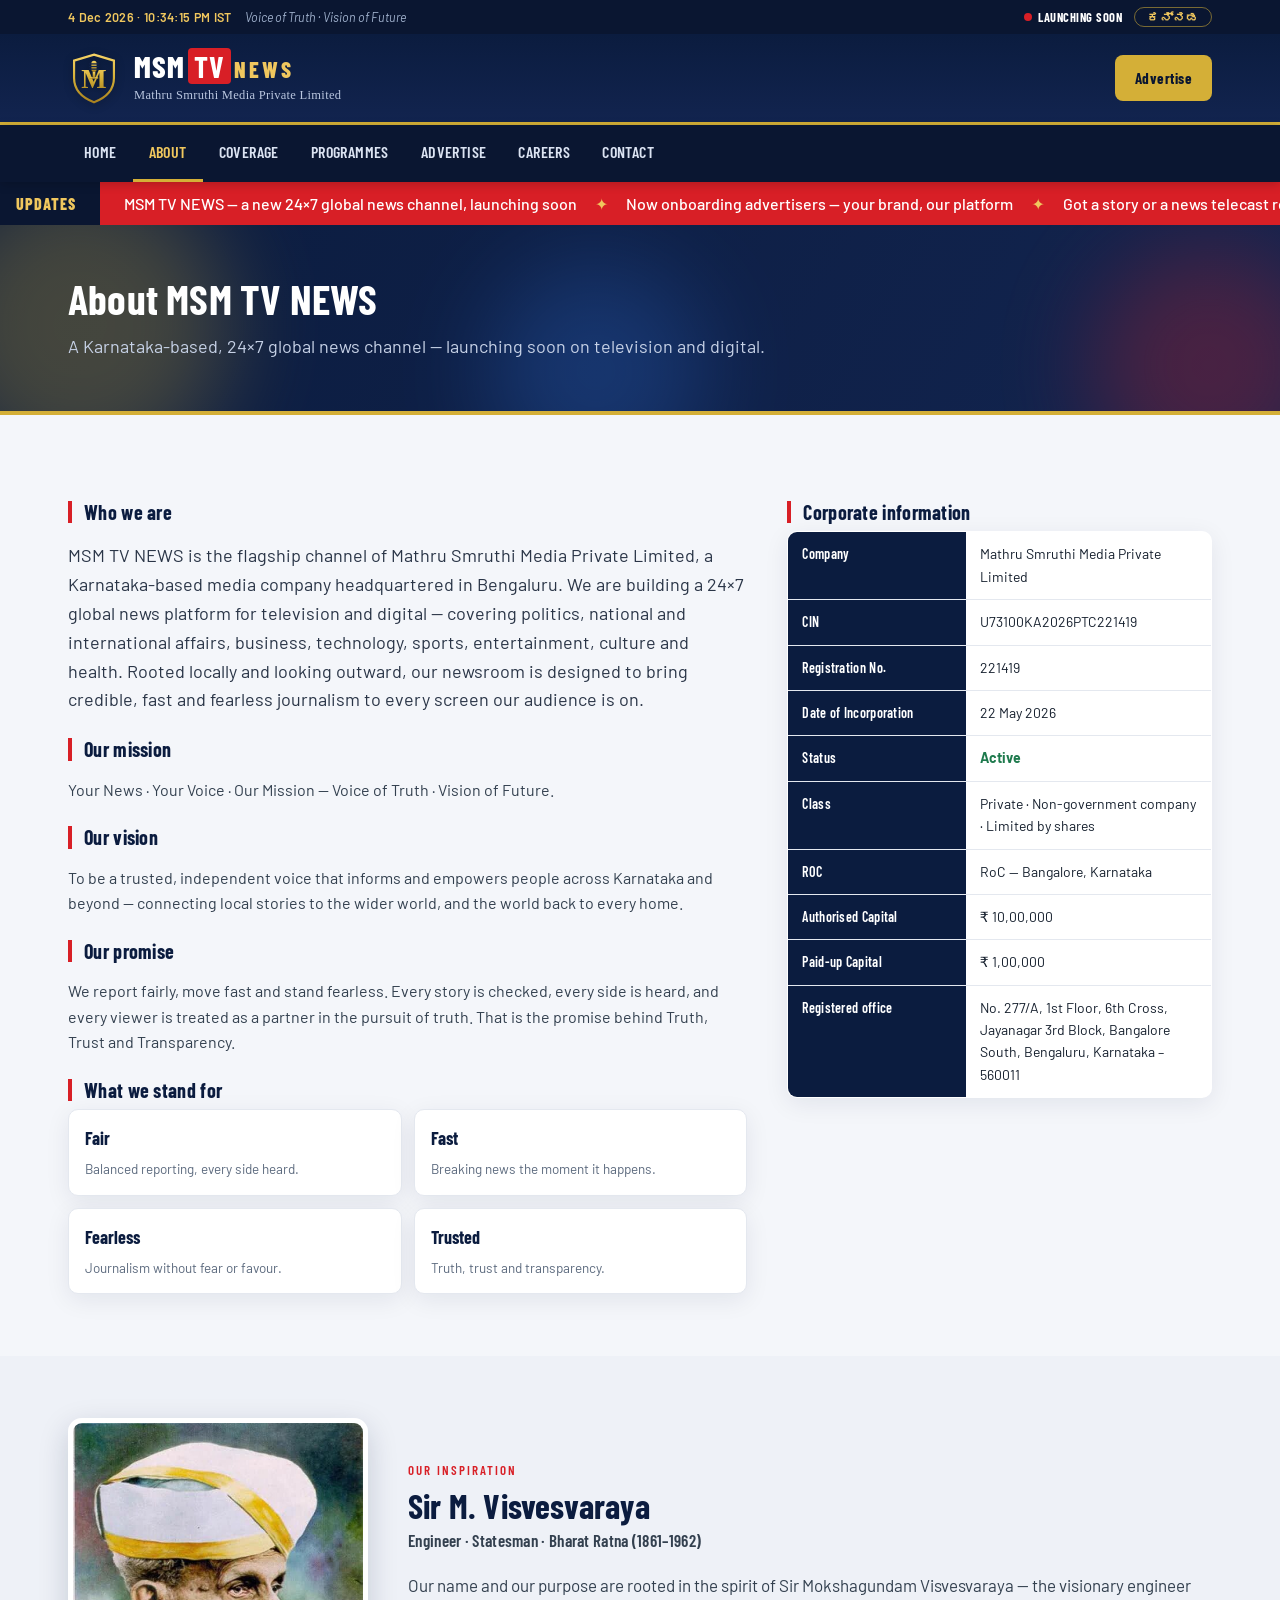
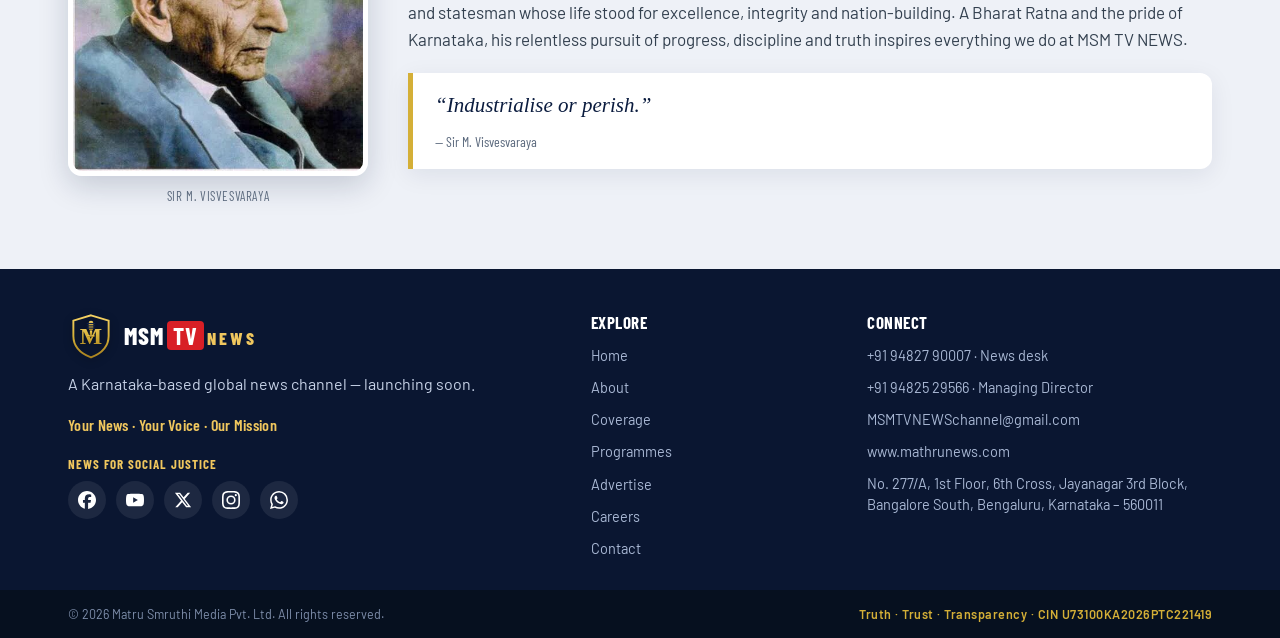
<file: about.html>
<!DOCTYPE html>
<html lang="en">
<head>
  <meta charset="utf-8">
  <meta name="viewport" content="width=device-width, initial-scale=1">
  <title>About — MSM TV NEWS</title>
  <meta name="description" content="About MSM TV NEWS by Matru Smruthi Media Pvt Ltd — a Karnataka-based 24×7 global news channel, launching soon. Our mission, vision and inspiration.">
  <link rel="icon" href="data:image/svg+xml,%3Csvg xmlns='http://www.w3.org/2000/svg' viewBox='0 0 32 32'%3E%3Crect width='32' height='32' rx='6' fill='%230b1c3f'/%3E%3Ctext x='16' y='24' font-family='Georgia' font-size='22' font-weight='700' text-anchor='middle' fill='%23d4af37'%3EM%3C/text%3E%3C/svg%3E">
  <link rel="preconnect" href="https://fonts.googleapis.com">
  <link rel="preconnect" href="https://fonts.gstatic.com" crossorigin>
  <link href="https://fonts.googleapis.com/css2?family=Barlow:wght@400;500;600&family=Barlow+Condensed:wght@500;600;700;800&family=Anek+Kannada:wght@400;500;600;700&display=swap" rel="stylesheet">
  <link rel="stylesheet" href="assets/css/style.css">
</head>
<body>
  <header id="site-header"></header>
  <div class="ticker" id="ticker"></div>
  <main id="app"></main>
  <footer id="site-footer"></footer>

  <script src="assets/js/data.js"></script>
  <script src="assets/js/i18n.js"></script>
  <script src="assets/js/forms.js"></script>
  <script src="assets/js/app.js"></script>
  <script>
    initChrome("about");
    renderAbout();
  </script>
</body>
</html>
</file>
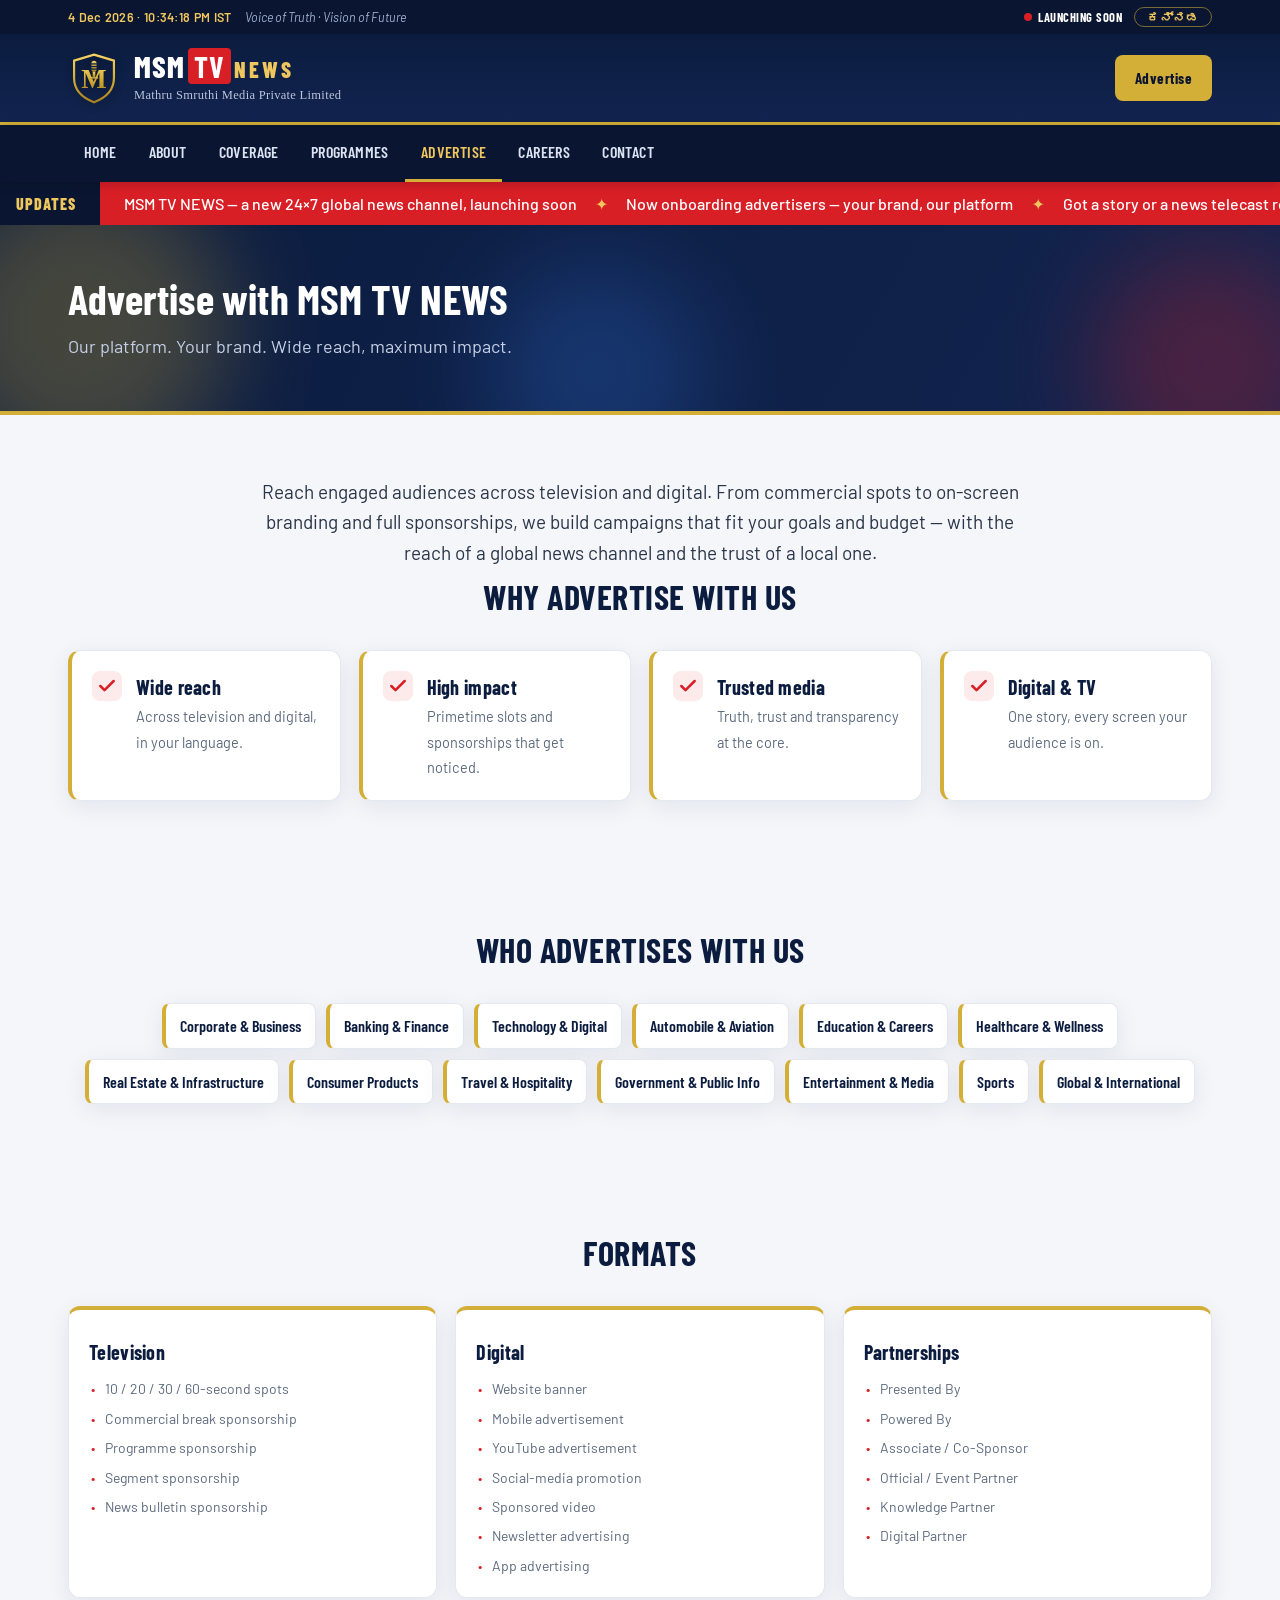
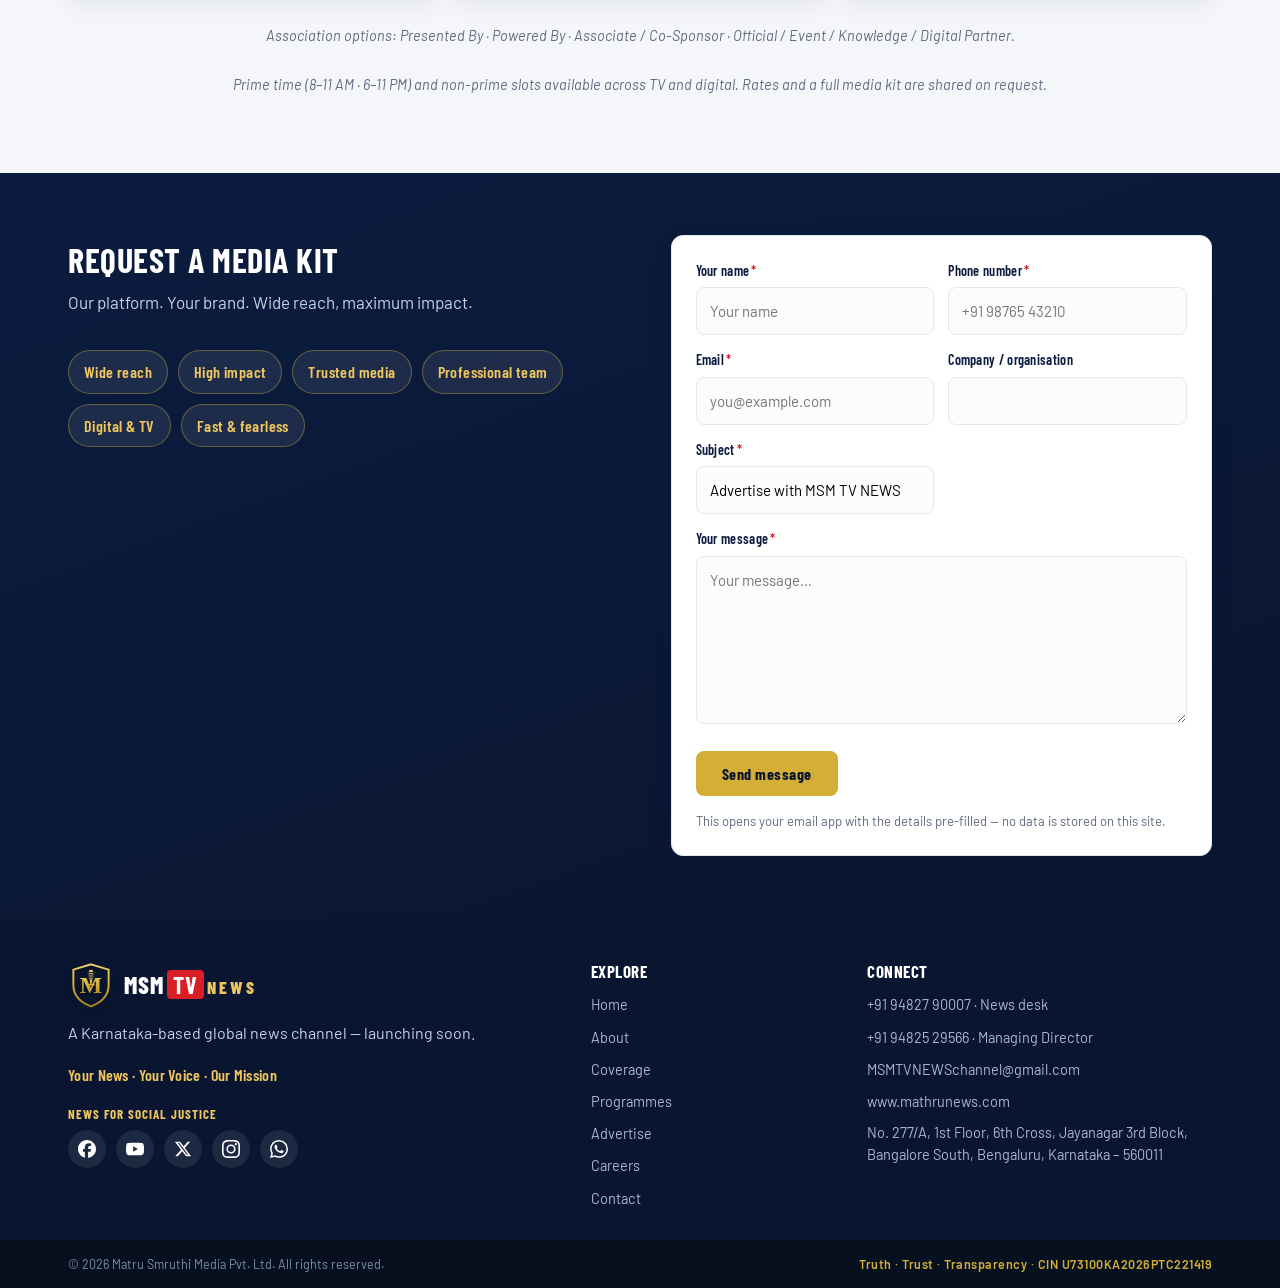
<file: advertise.html>
<!DOCTYPE html>
<html lang="en">
<head>
  <meta charset="utf-8">
  <meta name="viewport" content="width=device-width, initial-scale=1">
  <title>Advertise — MSM TV NEWS</title>
  <meta name="description" content="Advertise with MSM TV NEWS. Commercial spots, L-Band, Aston Band, logo bug, sponsorships and brand integration across TV and digital. Request a media kit.">
  <link rel="icon" href="data:image/svg+xml,%3Csvg xmlns='http://www.w3.org/2000/svg' viewBox='0 0 32 32'%3E%3Crect width='32' height='32' rx='6' fill='%230b1c3f'/%3E%3Ctext x='16' y='24' font-family='Georgia' font-size='22' font-weight='700' text-anchor='middle' fill='%23d4af37'%3EM%3C/text%3E%3C/svg%3E">
  <link rel="preconnect" href="https://fonts.googleapis.com">
  <link rel="preconnect" href="https://fonts.gstatic.com" crossorigin>
  <link href="https://fonts.googleapis.com/css2?family=Barlow:wght@400;500;600&family=Barlow+Condensed:wght@500;600;700;800&family=Anek+Kannada:wght@400;500;600;700&display=swap" rel="stylesheet">
  <link rel="stylesheet" href="assets/css/style.css">
</head>
<body>
  <header id="site-header"></header>
  <div class="ticker" id="ticker"></div>
  <main id="app"></main>
  <footer id="site-footer"></footer>

  <script src="assets/js/data.js"></script>
  <script src="assets/js/i18n.js"></script>
  <script src="assets/js/forms.js"></script>
  <script src="assets/js/app.js"></script>
  <script>
    initChrome("advertise");
    renderAdvertise();
  </script>
</body>
</html>
</file>
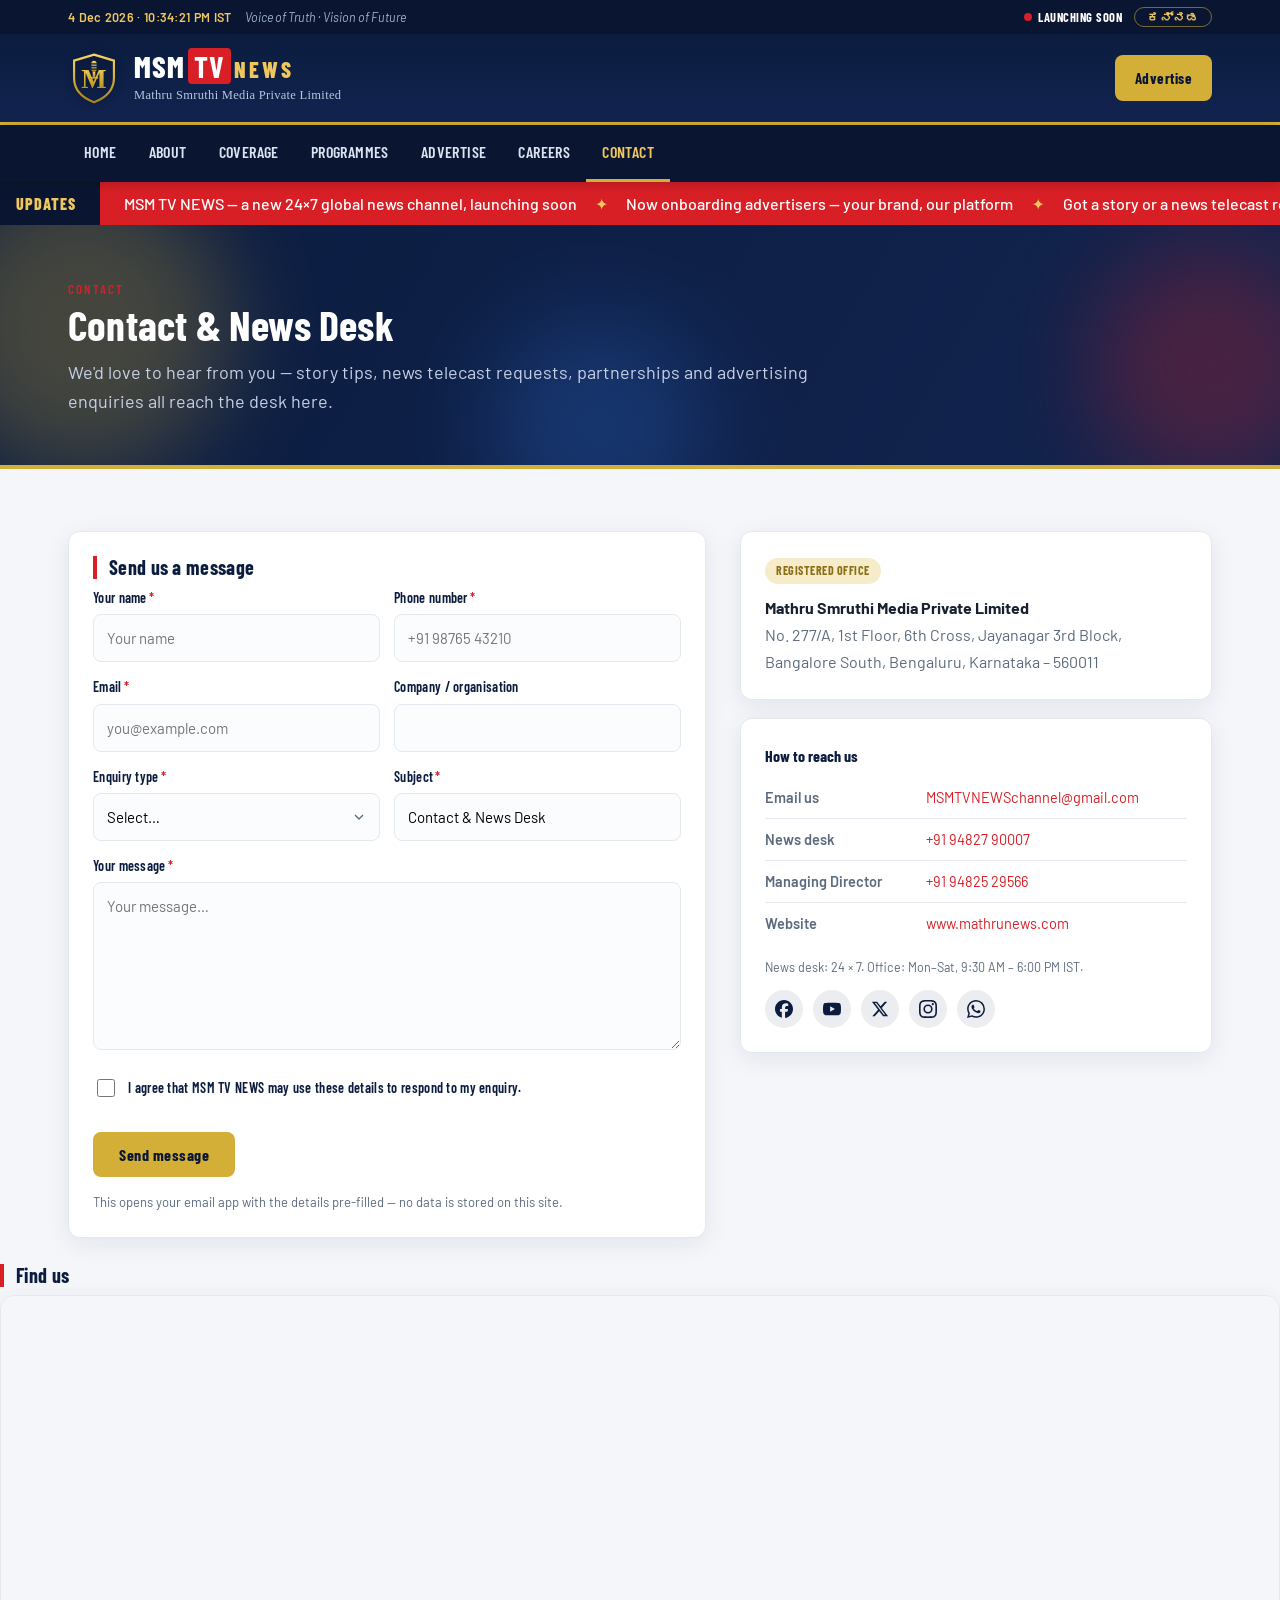
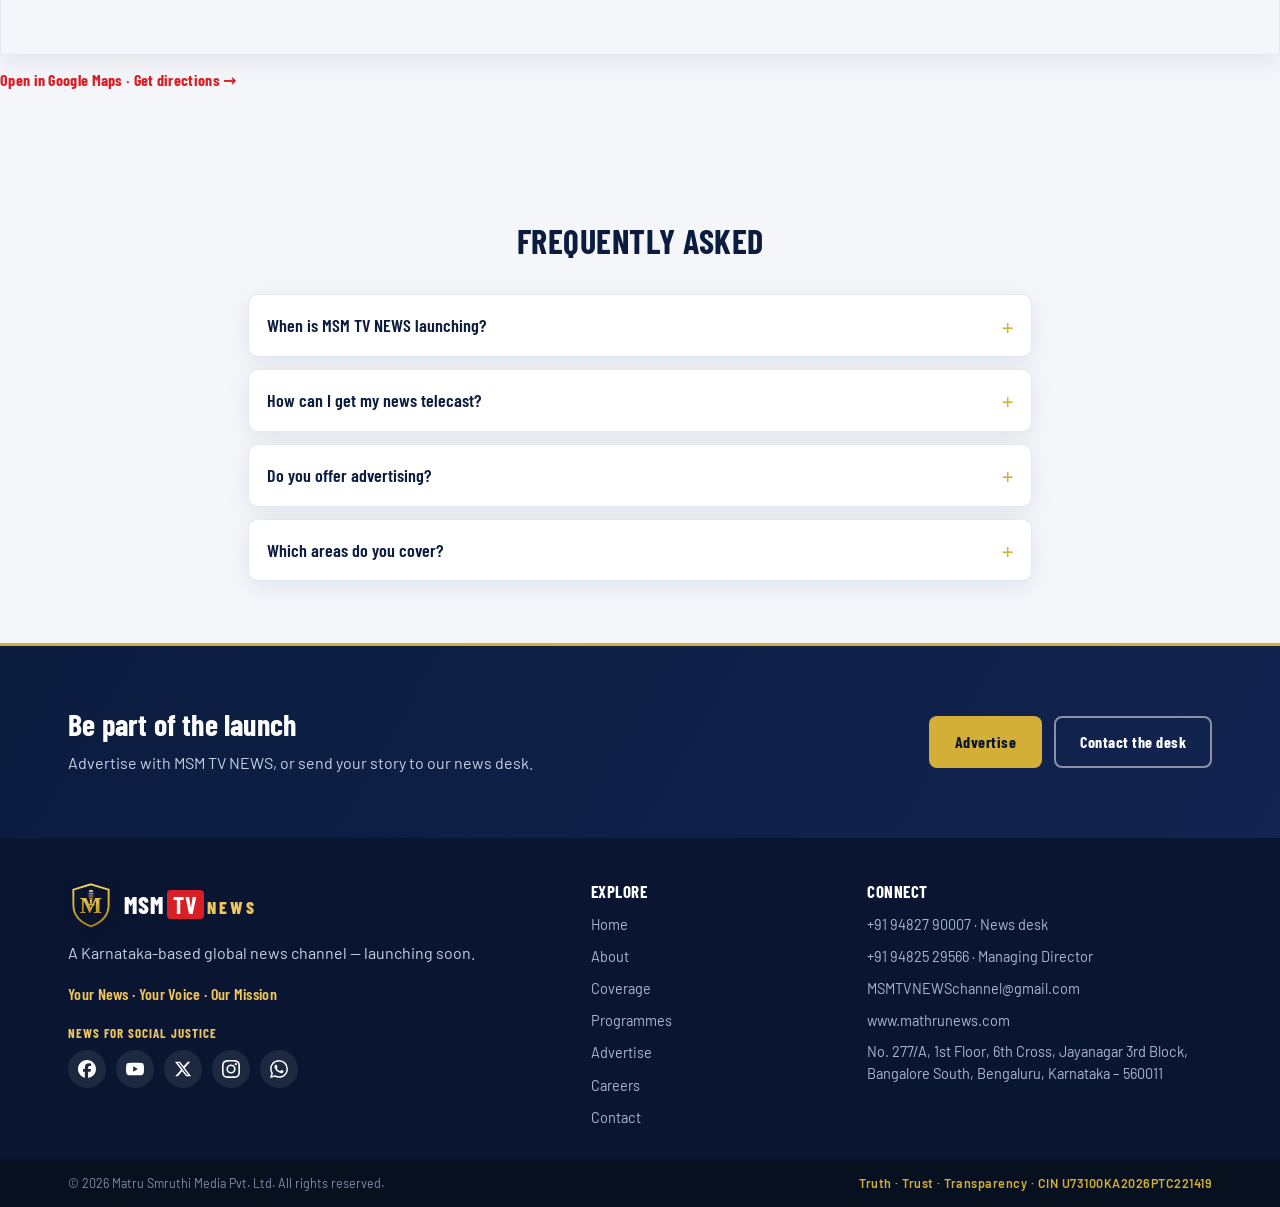
<file: contact.html>
<!DOCTYPE html>
<html lang="en">
<head>
  <meta charset="utf-8">
  <meta name="viewport" content="width=device-width, initial-scale=1">
  <title>Contact — MSM TV NEWS</title>
  <meta name="description" content="Contact the MSM TV NEWS desk — story tips, news telecast requests, partnerships and advertising. Phone, email and message form.">
  <link rel="icon" href="data:image/svg+xml,%3Csvg xmlns='http://www.w3.org/2000/svg' viewBox='0 0 32 32'%3E%3Crect width='32' height='32' rx='6' fill='%230b1c3f'/%3E%3Ctext x='16' y='24' font-family='Georgia' font-size='22' font-weight='700' text-anchor='middle' fill='%23d4af37'%3EM%3C/text%3E%3C/svg%3E">
  <link rel="preconnect" href="https://fonts.googleapis.com">
  <link rel="preconnect" href="https://fonts.gstatic.com" crossorigin>
  <link href="https://fonts.googleapis.com/css2?family=Barlow:wght@400;500;600&family=Barlow+Condensed:wght@500;600;700;800&family=Anek+Kannada:wght@400;500;600;700&display=swap" rel="stylesheet">
  <link rel="stylesheet" href="assets/css/style.css">
</head>
<body>
  <header id="site-header"></header>
  <div class="ticker" id="ticker"></div>
  <main id="app"></main>
  <footer id="site-footer"></footer>

  <script src="assets/js/data.js"></script>
  <script src="assets/js/i18n.js"></script>
  <script src="assets/js/forms.js"></script>
  <script src="assets/js/app.js"></script>
  <script>
    initChrome("contact");
    renderContact();
  </script>
</body>
</html>
</file>
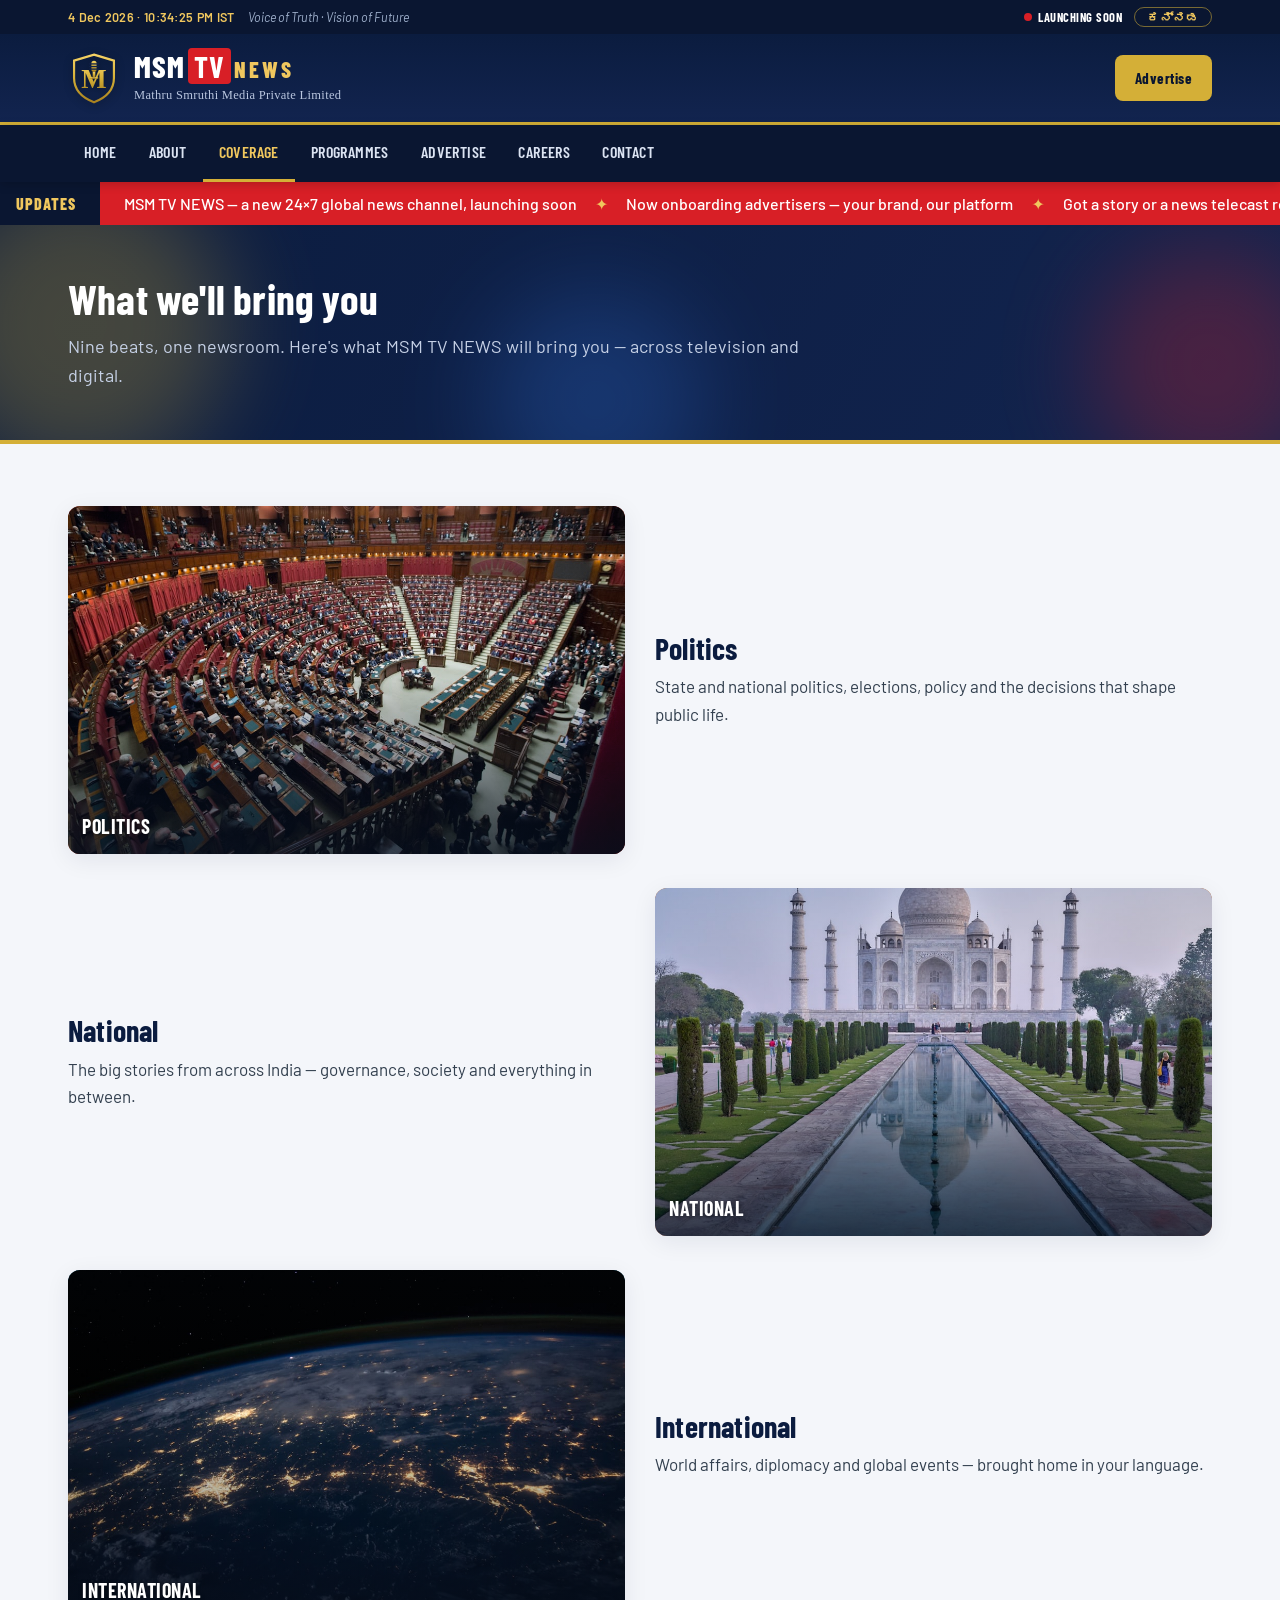
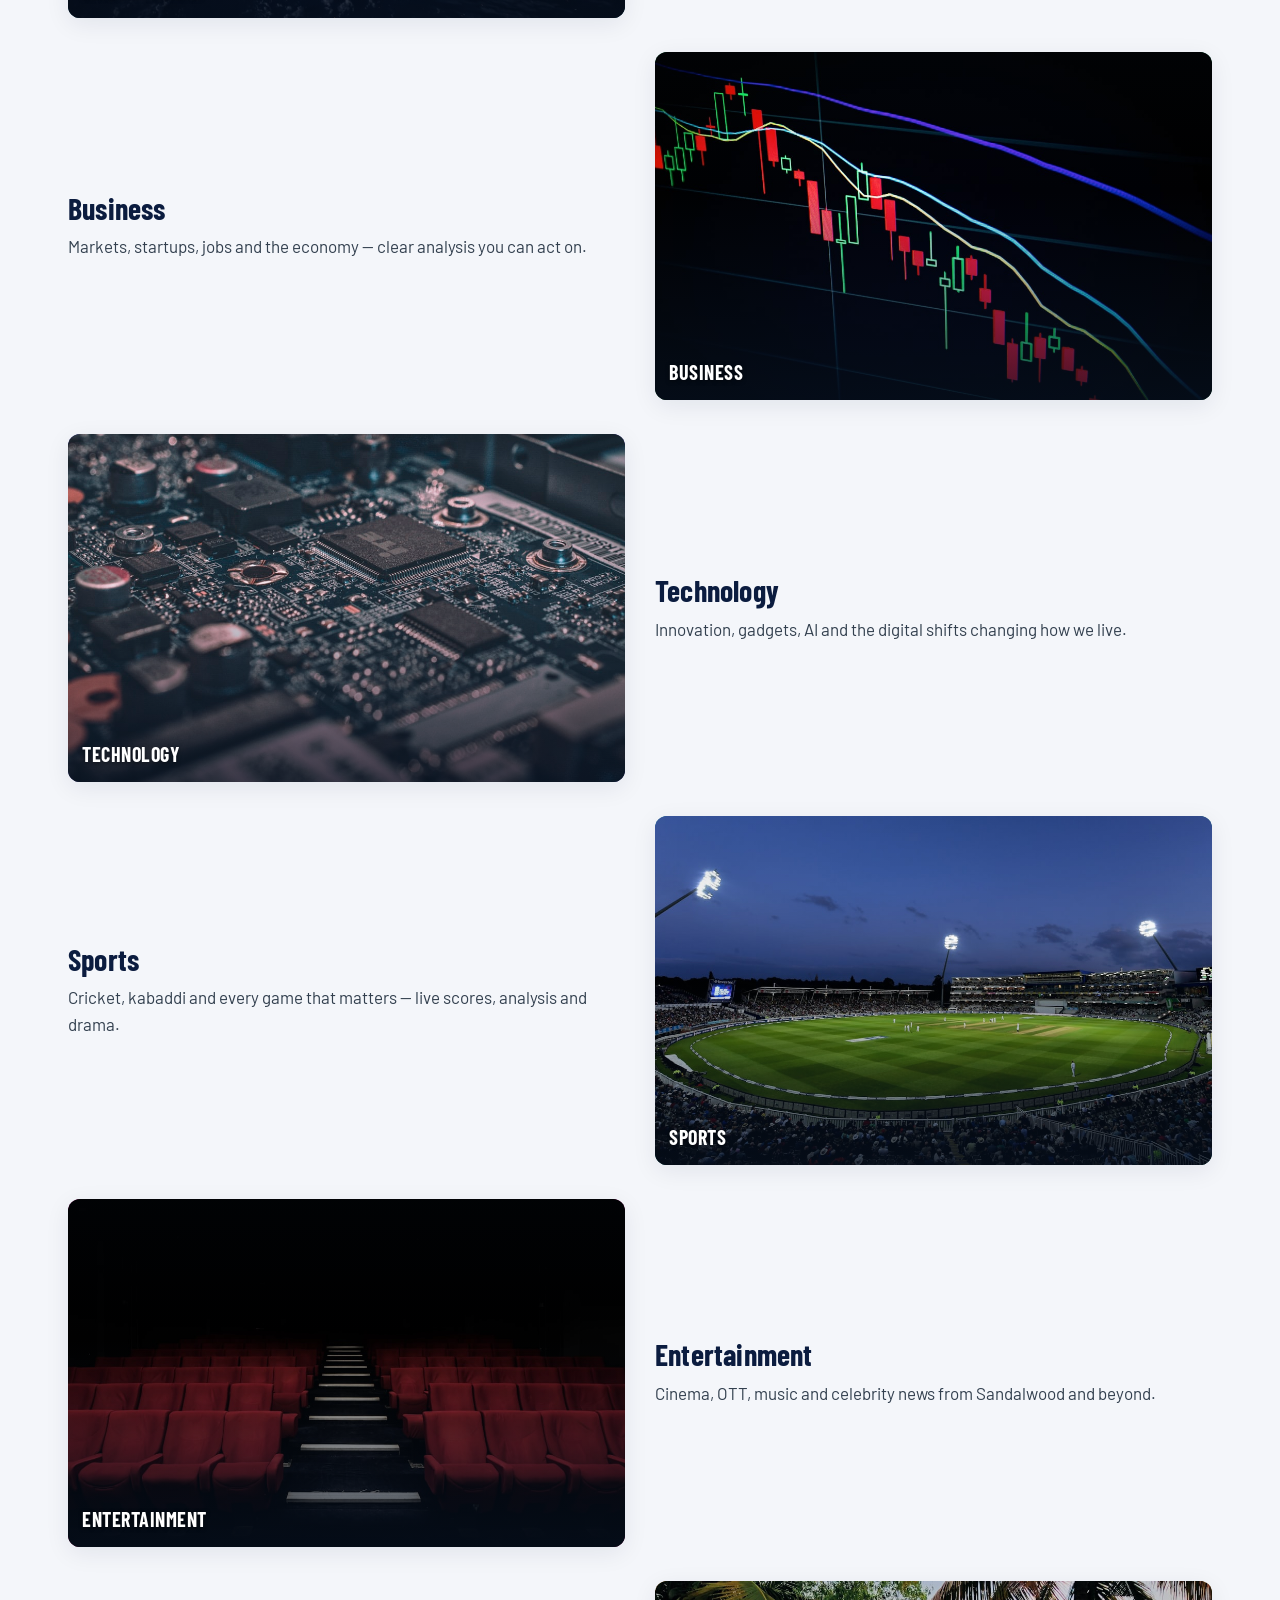
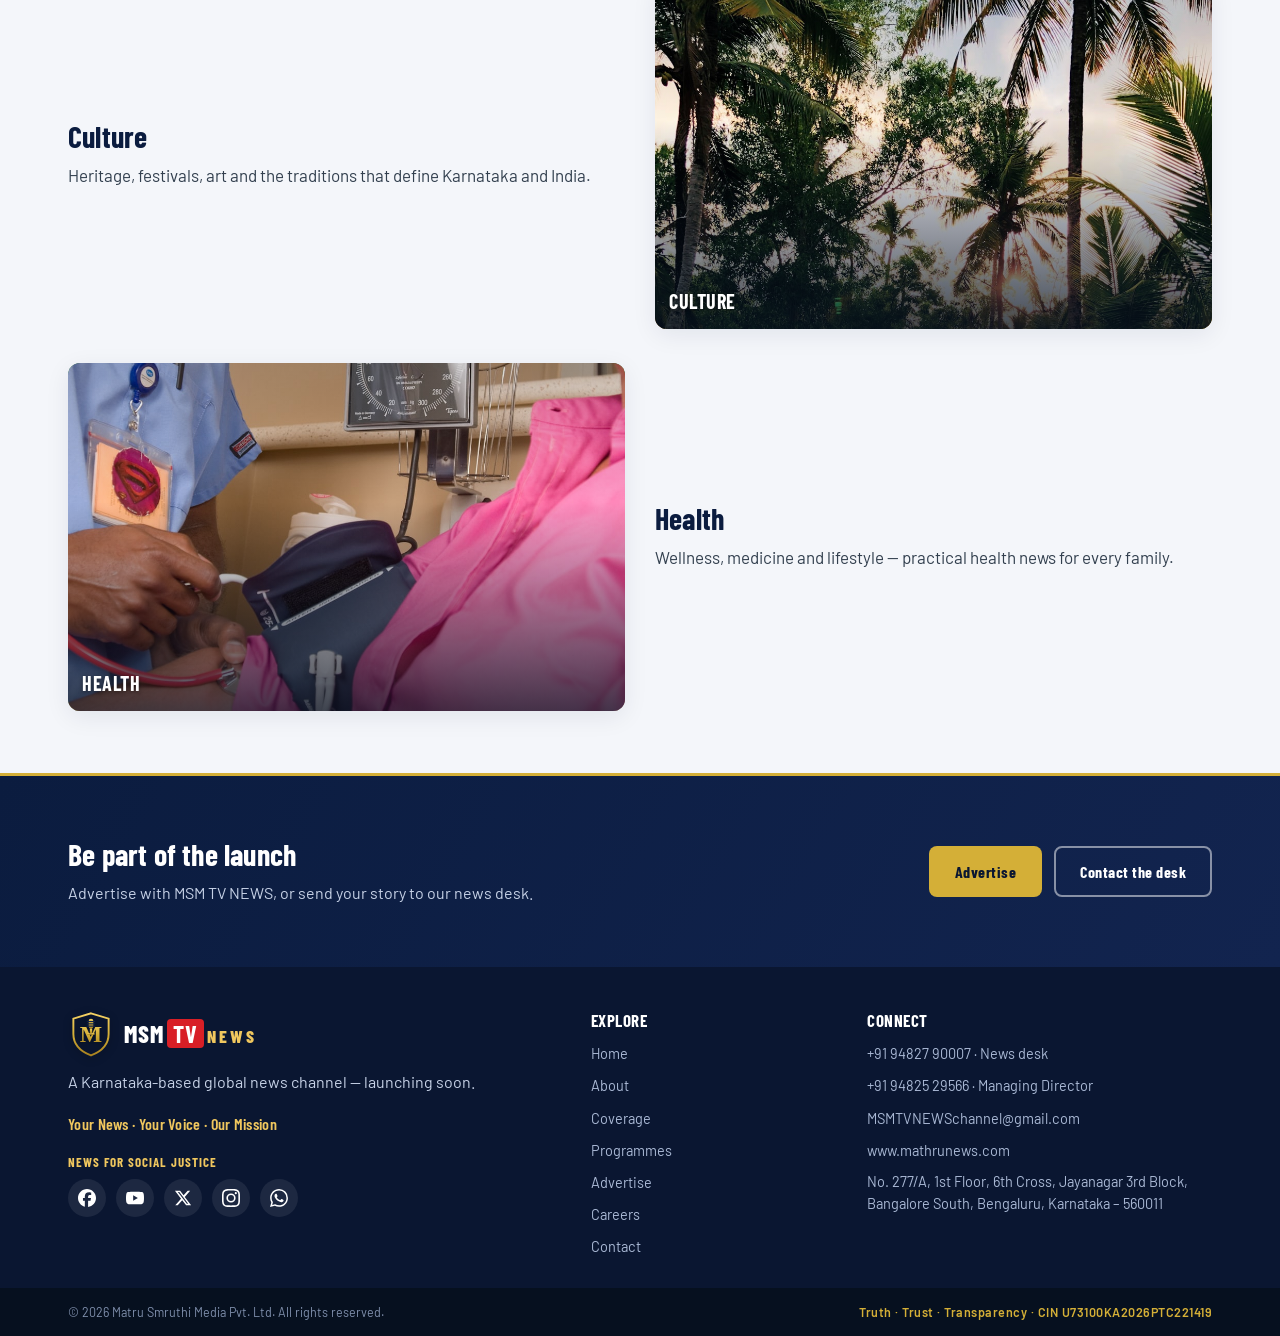
<file: coverage.html>
<!DOCTYPE html>
<html lang="en">
<head>
  <meta charset="utf-8">
  <meta name="viewport" content="width=device-width, initial-scale=1">
  <title>Coverage — MSM TV NEWS</title>
  <meta name="description" content="What MSM TV NEWS covers — politics, national, international, business, technology, sports, entertainment, culture and health, across TV and digital.">
  <link rel="icon" href="data:image/svg+xml,%3Csvg xmlns='http://www.w3.org/2000/svg' viewBox='0 0 32 32'%3E%3Crect width='32' height='32' rx='6' fill='%230b1c3f'/%3E%3Ctext x='16' y='24' font-family='Georgia' font-size='22' font-weight='700' text-anchor='middle' fill='%23d4af37'%3EM%3C/text%3E%3C/svg%3E">
  <link rel="preconnect" href="https://fonts.googleapis.com">
  <link rel="preconnect" href="https://fonts.gstatic.com" crossorigin>
  <link href="https://fonts.googleapis.com/css2?family=Barlow:wght@400;500;600&family=Barlow+Condensed:wght@500;600;700;800&family=Anek+Kannada:wght@400;500;600;700&display=swap" rel="stylesheet">
  <link rel="stylesheet" href="assets/css/style.css">
</head>
<body>
  <header id="site-header"></header>
  <div class="ticker" id="ticker"></div>
  <main id="app"></main>
  <footer id="site-footer"></footer>

  <script src="assets/js/data.js"></script>
  <script src="assets/js/i18n.js"></script>
  <script src="assets/js/forms.js"></script>
  <script src="assets/js/app.js"></script>
  <script>
    initChrome("coverage");
    renderCoverage();
  </script>
</body>
</html>
</file>
<file: assets/css/style.css>
/* =====================================================================
   MSM TV NEWS — launch site stylesheet
   Palette: navy #0b1c3f · gold #d4af37 · news-red #d81f26 · off-white
   ===================================================================== */
:root {
  --navy: #0b1c3f; --navy-2: #12244f; --navy-3: #0a1631; --navy-4: #06101f;
  --gold: #d4af37; --gold-lt: #f0c75e;
  --red: #d81f26; --red-dk: #a4141a;
  --ink: #16202e; --muted: #5c6a7e; --line: #e4e8ef;
  --bg: #f4f6fa; --card: #ffffff;
  --wrap: 1180px;
  --sans: "Barlow", system-ui, -apple-system, "Segoe UI", Roboto, sans-serif;
  --head: "Barlow Condensed", var(--sans);
  --serif: Georgia, "Times New Roman", serif;
  --shadow: 0 6px 24px rgba(11, 28, 63, .08);
}
body.lang-kn { --head: "Anek Kannada", var(--sans); --sans: "Anek Kannada", system-ui, sans-serif; }

* { box-sizing: border-box; }
html { scroll-behavior: smooth; }
body { margin: 0; background: var(--bg); color: var(--ink); font-family: var(--sans); font-size: 16px; line-height: 1.6; }
a { color: inherit; text-decoration: none; }
img { max-width: 100%; }
.wrap { max-width: var(--wrap); margin: 0 auto; padding: 0 18px; }
h1, h2, h3, h4 { font-family: var(--head); line-height: 1.12; letter-spacing: .2px; margin: 0; }
body.lang-kn h1, body.lang-kn h2, body.lang-kn h3 { line-height: 1.3; }
:target { scroll-margin-top: 118px; }

/* brand wordmark */
.brand-msm { font-family: var(--head); font-weight: 800; letter-spacing: 1px; color: #fff; line-height: 1; }
.brand-msm b { background: var(--red); color: #fff; padding: 0 6px; margin: 0 3px; border-radius: 4px; }
.brand-msm i { color: var(--gold-lt); font-style: normal; letter-spacing: 3px; font-size: .74em; }

/* ---------- top bar ---------- */
.topbar { background: var(--navy-3); color: #cdd6e6; font-size: 12.5px; }
.topbar-inner { display: flex; align-items: center; gap: 14px; height: 34px; }
.topbar-date { color: var(--gold-lt); font-weight: 600; letter-spacing: .3px; }
.topbar-tag { color: #9fb0cc; font-style: italic; }
.topbar-right { margin-left: auto; display: flex; align-items: center; gap: 12px; }
.topbar-live { display: inline-flex; align-items: center; gap: 6px; color: #fff; font-weight: 700; letter-spacing: .5px; font-family: var(--head); }
.dot { width: 8px; height: 8px; border-radius: 50%; background: var(--red); box-shadow: 0 0 0 0 rgba(216,31,38,.7); animation: pulse 1.6s infinite; flex: none; }
@keyframes pulse { 70% { box-shadow: 0 0 0 8px rgba(216,31,38,0); } 100% { box-shadow: 0 0 0 0 rgba(216,31,38,0); } }
.lang-toggle { background: transparent; border: 1px solid rgba(212,175,55,.55); color: var(--gold-lt); border-radius: 20px; padding: 3px 12px; font: 600 12.5px/1 var(--sans); cursor: pointer; transition: .2s; }
.lang-toggle:hover { background: var(--gold); color: var(--navy-3); border-color: var(--gold); }

/* ---------- masthead ---------- */
.masthead { background: linear-gradient(180deg, var(--navy), var(--navy-2)); color: #fff; border-bottom: 3px solid var(--gold); }
.masthead-inner { display: flex; align-items: center; gap: 16px; min-height: 88px; }
.brand { display: flex; align-items: center; gap: 14px; }
.msm-logo-mark { flex: none; filter: drop-shadow(0 2px 4px rgba(0,0,0,.4)); }
.brand-text { display: flex; flex-direction: column; }
.masthead .brand-msm { font-size: 30px; }
.brand-co { font-family: var(--serif); font-size: 12.5px; color: #b9c6df; letter-spacing: .3px; margin-top: 4px; }
body.lang-kn .brand-co { font-family: var(--sans); }
.mast-cta { margin-left: auto; background: var(--gold); color: var(--navy-3); font-family: var(--head); font-weight: 700; letter-spacing: .5px; padding: 11px 20px; border-radius: 8px; font-size: 15px; transition: .2s; }
.mast-cta:hover { background: var(--gold-lt); transform: translateY(-1px); }

/* ---------- main nav ---------- */
.mainnav { background: var(--navy-3); position: sticky; top: 0; z-index: 40; box-shadow: 0 2px 10px rgba(0,0,0,.2); }
.mainnav-inner { display: flex; align-items: center; }
.nav-links { display: flex; align-items: center; flex-wrap: wrap; }
.nav-link { display: inline-flex; align-items: center; gap: 6px; color: #dbe3f2; font-family: var(--head); font-weight: 600; font-size: 16px; letter-spacing: .4px; padding: 14px 16px; border-bottom: 3px solid transparent; transition: .15s; text-transform: uppercase; cursor: pointer; }
body.lang-kn .nav-link { text-transform: none; font-size: 15px; }
.nav-link:hover { color: #fff; background: rgba(255,255,255,.05); border-bottom-color: var(--gold); }
.nav-burger { display: none; flex-direction: column; gap: 4px; background: none; border: 0; padding: 14px 10px; cursor: pointer; margin-left: auto; }
.nav-burger span { width: 24px; height: 2.5px; background: #fff; border-radius: 2px; }

/* ---------- ticker ---------- */
.ticker { display: flex; align-items: stretch; background: var(--red); color: #fff; overflow: hidden; }
.tick-label { flex: none; background: var(--navy-3); color: var(--gold-lt); font-family: var(--head); font-weight: 800; letter-spacing: 1px; padding: 9px 24px 9px 16px; display: flex; align-items: center; white-space: nowrap; text-transform: uppercase; position: relative; z-index: 2; }
.tick-label::after { content: ""; position: absolute; right: -10px; top: 0; border: 17px solid transparent; border-left-color: var(--navy-3); }
.tick-viewport { overflow: hidden; flex: 1; display: flex; align-items: center; }
.tick-track { display: inline-flex; align-items: center; white-space: nowrap; padding-left: 24px; animation: ticker 40s linear infinite; }
.tick-track:hover { animation-play-state: paused; }
.tick-item { padding: 9px 0; font-weight: 500; }
.tick-sep { padding: 0 18px; color: var(--gold-lt); }
@keyframes ticker { from { transform: translateX(0); } to { transform: translateX(-50%); } }

/* ---------- buttons ---------- */
.btn-gold { display: inline-block; background: var(--gold); color: var(--navy-3); font-family: var(--head); font-weight: 700; letter-spacing: .5px; padding: 13px 26px; border-radius: 8px; font-size: 16px; transition: .2s; border: 0; cursor: pointer; }
.btn-gold:hover { background: var(--gold-lt); transform: translateY(-1px); }
.btn-ghost { display: inline-block; background: transparent; color: #fff; border: 2px solid rgba(255,255,255,.5); font-family: var(--head); font-weight: 700; letter-spacing: .5px; padding: 11px 24px; border-radius: 8px; font-size: 16px; transition: .2s; }
.btn-ghost:hover { border-color: var(--gold); color: var(--gold-lt); }

/* ---------- HERO ---------- */
.hero { position: relative; background: radial-gradient(circle at 50% 0%, #16305f 0%, var(--navy) 45%, var(--navy-3) 100%); color: #fff; overflow: hidden; text-align: center; }
.hero-glow { position: absolute; inset: 0; background:
  radial-gradient(closest-side, rgba(212,175,55,.16), transparent 70%) 20% 30%/60% 60% no-repeat,
  radial-gradient(closest-side, rgba(216,31,38,.14), transparent 70%) 85% 20%/50% 50% no-repeat; pointer-events: none; }
.hero-inner { position: relative; padding: 64px 18px 72px; display: flex; flex-direction: column; align-items: center; }
.hero-logo .msm-logo-mark { filter: drop-shadow(0 4px 12px rgba(0,0,0,.5)); }
.hero-kicker { margin-top: 16px; font-family: var(--head); font-weight: 600; letter-spacing: 3px; text-transform: uppercase; color: var(--gold-lt); font-size: 15px; }
body.lang-kn .hero-kicker { letter-spacing: 1px; text-transform: none; }
.hero-brand { font-size: clamp(46px, 9vw, 96px); margin: 8px 0 18px; }
.soon-badge { display: inline-flex; align-items: center; gap: 9px; background: var(--red); color: #fff; font-family: var(--head); font-weight: 800; letter-spacing: 2px; text-transform: uppercase; padding: 8px 22px; border-radius: 30px; font-size: 16px; box-shadow: 0 6px 20px rgba(216,31,38,.4); }
body.lang-kn .soon-badge { letter-spacing: .5px; text-transform: none; }
.soon-badge .dot { background: #fff; }
.hero-sub { max-width: 640px; margin: 22px auto 0; color: #c6d1e6; font-size: 18px; }
.hero-cta { display: flex; gap: 14px; flex-wrap: wrap; justify-content: center; margin-top: 28px; }
.hero-values { margin-top: 30px; font-family: var(--head); font-weight: 600; letter-spacing: 2px; color: var(--gold-lt); text-transform: uppercase; font-size: 15px; }
body.lang-kn .hero-values { letter-spacing: .5px; text-transform: none; }
.hero-scroll { margin-top: 34px; color: #9fb0cc; font-family: var(--head); letter-spacing: 1px; font-size: 14px; }
.hero-scroll:hover { color: var(--gold-lt); }

/* ---------- sections ---------- */
.section { padding: 62px 0; }
.section-alt { background: #eef1f7; }
.section-dark { background: linear-gradient(160deg, var(--navy), var(--navy-3)); color: #fff; }
.sec-head { text-align: center; max-width: 720px; margin: 0 auto 34px; }
.sec-head.left { text-align: left; margin-left: 0; }
.sec-kicker { font-family: var(--head); font-weight: 600; letter-spacing: 2px; text-transform: uppercase; color: var(--red); font-size: 13px; }
body.lang-kn .sec-kicker { text-transform: none; letter-spacing: .5px; }
.sec-head h2 { font-size: 34px; color: var(--navy); margin: 6px 0 10px; text-transform: uppercase; letter-spacing: .5px; }
body.lang-kn .sec-head h2 { text-transform: none; }
.sec-head p { color: var(--muted); margin: 0; font-size: 17px; }
.sec-head.light h2 { color: #fff; }
.sec-head.light p { color: #c6d1e6; }

/* ---------- COVERAGE grid ---------- */
.cov-grid { display: grid; grid-template-columns: repeat(4, 1fr); gap: 16px; }
.cov-card { position: relative; aspect-ratio: 4/3; border-radius: 12px; overflow: hidden; box-shadow: var(--shadow); }
.cov-img { position: absolute; inset: 0; width: 100%; height: 100%; object-fit: cover; z-index: 1; transition: transform .4s ease; }
.cov-card:hover .cov-img { transform: scale(1.07); }
.cov-scrim { position: absolute; inset: 0; z-index: 1; background: linear-gradient(180deg, rgba(6,16,31,.15) 0%, rgba(6,16,31,0) 40%, rgba(6,16,31,.75) 100%); }
.cov-label { position: absolute; left: 14px; bottom: 12px; z-index: 2; color: #fff; font-family: var(--head); font-weight: 700; font-size: 20px; letter-spacing: .5px; text-transform: uppercase; text-shadow: 0 1px 4px rgba(0,0,0,.5); }
body.lang-kn .cov-label { text-transform: none; }

/* ---------- WHY grid ---------- */
.why-grid { display: grid; grid-template-columns: repeat(3, 1fr); gap: 18px; }
.why-card { background: var(--card); border: 1px solid var(--line); border-left: 4px solid var(--gold); border-radius: 12px; padding: 20px; display: flex; gap: 14px; box-shadow: var(--shadow); }
.why-ic { width: 30px; height: 30px; flex: none; color: var(--red); background: #fdeaea; border-radius: 8px; padding: 5px; }
.why-card b { display: block; font-family: var(--head); font-size: 20px; color: var(--navy); letter-spacing: .3px; }
.why-card span { color: var(--muted); font-size: 14.5px; }

/* ---------- ABOUT ---------- */
.about-wrap { display: grid; grid-template-columns: 1.6fr 1fr; gap: 40px; align-items: start; }
.mini-h { font-family: var(--head); color: var(--navy); font-size: 20px; margin: 24px 0 8px; padding-left: 12px; border-left: 4px solid var(--red); letter-spacing: .3px; }
.about-main .lead { font-size: 18px; color: #2a3547; }
.about-main p { color: #33404f; }
.values-grid { display: grid; grid-template-columns: repeat(2, 1fr); gap: 12px; margin-top: 6px; }
.vcard { background: var(--card); border: 1px solid var(--line); border-radius: 10px; padding: 14px 16px; box-shadow: var(--shadow); }
.vcard b { display: block; font-family: var(--head); font-size: 18px; color: var(--navy); margin-bottom: 2px; }
.vcard span { color: var(--muted); font-size: 13.5px; }
.chip-list { display: flex; flex-wrap: wrap; gap: 10px; margin-top: 8px; }
.chip { background: #fff; border: 1px solid var(--line); border-left: 4px solid var(--gold); border-radius: 8px; padding: 9px 14px; font-family: var(--head); font-weight: 600; color: var(--navy); box-shadow: var(--shadow); }
.about-side { position: sticky; top: 130px; }
.corp { width: 100%; border-collapse: collapse; background: #fff; border-radius: 10px; overflow: hidden; box-shadow: var(--shadow); border: 1px solid var(--line); }
.corp th, .corp td { text-align: left; padding: 11px 14px; border-bottom: 1px solid var(--line); font-size: 14px; }
.corp th { background: var(--navy); color: #fff; font-family: var(--head); font-weight: 600; letter-spacing: .3px; width: 42%; vertical-align: top; }
.corp tr:last-child th, .corp tr:last-child td { border-bottom: 0; }
.corp .badge-active { color: #1e7a4d; font-weight: 700; }

/* ---------- ADVERTISE (dark) ---------- */
.two-col { display: grid; grid-template-columns: 1.05fr 1fr; gap: 34px; align-items: start; }
.adv-copy { color: #c6d1e6; font-size: 17px; max-width: 560px; }
.adv-reasons { display: flex; flex-wrap: wrap; gap: 10px; margin-top: 18px; }
.adv-pill { background: rgba(255,255,255,.08); border: 1px solid rgba(212,175,55,.4); color: var(--gold-lt); font-family: var(--head); font-weight: 600; letter-spacing: .4px; padding: 8px 15px; border-radius: 30px; }

/* ---------- contact + forms ---------- */
.contact-card { background: var(--card); color: var(--ink); border: 1px solid var(--line); border-radius: 12px; box-shadow: var(--shadow); padding: 24px; }
.contact-item { display: flex; gap: 12px; padding: 14px 0; border-bottom: 1px solid var(--line); }
.contact-item:last-child { border-bottom: 0; }
.contact-item .ic { width: 42px; height: 42px; flex: none; border-radius: 10px; background: var(--navy); color: var(--gold-lt); display: flex; align-items: center; justify-content: center; font-size: 20px; }
.contact-item b { font-family: var(--head); color: var(--navy); font-size: 15px; letter-spacing: .3px; display: block; }
.contact-item a, .contact-item span { color: var(--muted); font-size: 15px; }
form.msm-form { display: grid; gap: 13px; }
.msm-form label { font-family: var(--head); font-weight: 600; color: var(--navy); font-size: 14px; letter-spacing: .3px; }
.msm-form input, .msm-form textarea { width: 100%; padding: 11px 13px; border: 1px solid var(--line); border-radius: 8px; font: inherit; font-size: 15px; background: #fbfcfe; margin-top: 4px; }
.msm-form input:focus, .msm-form textarea:focus { outline: 2px solid var(--gold); border-color: var(--gold); }
.msm-form .btn-gold { justify-self: start; }
.form-note { color: var(--muted); font-size: 13px; margin: 2px 0 0; }
.foot-social { display: flex; gap: 10px; }
.foot-social a { width: 38px; height: 38px; border-radius: 50%; background: rgba(11,28,63,.08); display: flex; align-items: center; justify-content: center; color: var(--navy); font-weight: 700; transition: .2s; }
.foot-social a:hover { background: var(--gold); color: var(--navy-3); }

/* ---------- footer ---------- */
#site-footer { background: var(--navy-3); color: #b9c6df; }
.footer-inner { display: grid; grid-template-columns: 2fr 1fr 1.4fr; gap: 30px; padding: 44px 18px 30px; }
.foot-logo { display: flex; align-items: center; gap: 10px; margin-bottom: 12px; }
.foot-logo .brand-msm { font-size: 24px; }
.foot-tag { color: #c6d1e6; margin: 0 0 6px; }
.foot-mission { color: var(--gold-lt); font-family: var(--head); font-weight: 600; letter-spacing: .3px; }
#site-footer .foot-social { margin-top: 14px; }
#site-footer .foot-social a { background: rgba(255,255,255,.08); color: #fff; }
#site-footer .foot-social a:hover { background: var(--gold); color: var(--navy-3); }
.foot-col h4 { color: #fff; font-size: 17px; letter-spacing: .5px; margin-bottom: 12px; text-transform: uppercase; }
body.lang-kn .foot-col h4 { text-transform: none; }
.foot-links { display: flex; flex-direction: column; gap: 9px; }
.foot-links a, .foot-links span { color: #a9b8d4; font-size: 14.5px; }
.foot-links a:hover { color: var(--gold-lt); }
.foot-addr { line-height: 1.5; }
.footer-bar { background: var(--navy-4); }
.footer-bar-inner { display: flex; justify-content: space-between; gap: 12px; flex-wrap: wrap; padding: 14px 18px; font-size: 12.5px; color: #7f8fac; }
.foot-powered { color: var(--gold); font-weight: 600; letter-spacing: .5px; }

.nav-link.is-active { color: var(--gold-lt); border-bottom-color: var(--gold); }

/* ---------- stats band ---------- */
.stats { background: linear-gradient(180deg, var(--navy), var(--navy-2)); color: #fff; padding: 44px 0; }
.stats-h { text-align: center; font-family: var(--head); font-size: 26px; letter-spacing: .5px; color: #fff; text-transform: uppercase; }
body.lang-kn .stats-h { text-transform: none; }
.stats-grid { display: grid; grid-template-columns: repeat(4, 1fr); gap: 20px; margin-top: 26px; }
.stat { text-align: center; padding: 14px; border-left: 1px solid rgba(255,255,255,.1); }
.stat:first-child { border-left: 0; }
.stat b { display: block; font-family: var(--head); font-weight: 800; font-size: 46px; color: var(--gold-lt); line-height: 1; }
.stat span { display: block; margin-top: 6px; color: #b9c6df; font-family: var(--head); font-weight: 600; letter-spacing: .5px; text-transform: uppercase; font-size: 13.5px; }
body.lang-kn .stat span { text-transform: none; }

/* ---------- page hero (about / contact) ---------- */
.page-hero { background: linear-gradient(120deg, var(--navy), var(--navy-2)); color: #fff; border-bottom: 4px solid var(--gold); padding: 50px 0; }
.page-hero h1 { font-size: 42px; }
.page-hero p { color: #c6d1e6; margin: 10px 0 0; max-width: 740px; font-size: 18px; }

/* ---------- our inspiration ---------- */
.insp-wrap { display: grid; grid-template-columns: 300px 1fr; gap: 40px; align-items: center; }
.insp-photo img { width: 100%; border-radius: 14px; border: 5px solid #fff; box-shadow: 0 10px 30px rgba(11,28,63,.18); display: block; }
.insp-cap { display: block; text-align: center; margin-top: 10px; font-family: var(--head); color: var(--muted); font-size: 13px; letter-spacing: .6px; text-transform: uppercase; }
body.lang-kn .insp-cap { text-transform: none; }
.insp-text h2 { font-size: 34px; color: var(--navy); margin: 6px 0 2px; }
.insp-role { color: var(--red); font-family: var(--head); font-weight: 600; letter-spacing: .3px; margin: 0 0 14px; }
.insp-text > p { color: #33404f; font-size: 17px; }
.insp-quote { position: relative; border-left: 5px solid var(--gold); background: #fff; padding: 16px 22px; margin: 20px 0 0; font-family: var(--serif); font-style: italic; font-size: 21px; color: var(--navy); border-radius: 0 12px 12px 0; box-shadow: var(--shadow); }
body.lang-kn .insp-quote { font-family: var(--sans); }
.insp-quote cite { display: block; margin-top: 8px; font-size: 14px; font-style: normal; color: var(--muted); font-family: var(--head); }

/* ---------- FAQ ---------- */
.faq-wrap { max-width: 820px; margin: 0 auto; }
.faq-list { display: flex; flex-direction: column; gap: 12px; }
.faq-item { background: #fff; border: 1px solid var(--line); border-radius: 10px; padding: 0 18px; box-shadow: var(--shadow); }
.faq-item summary { cursor: pointer; font-family: var(--head); font-weight: 600; color: var(--navy); font-size: 18px; padding: 16px 0; list-style: none; display: flex; justify-content: space-between; align-items: center; gap: 12px; }
.faq-item summary::-webkit-details-marker { display: none; }
.faq-item summary::after { content: "+"; color: var(--gold); font-size: 26px; font-weight: 400; line-height: 1; }
.faq-item[open] summary::after { content: "–"; }
.faq-item p { margin: 0 0 16px; color: #33404f; }

/* ---------- section CTA + buttons ---------- */
.sec-cta { text-align: center; margin-top: 30px; }
.btn-outline { display: inline-block; border: 2px solid var(--navy); color: var(--navy); font-family: var(--head); font-weight: 700; letter-spacing: .5px; padding: 11px 24px; border-radius: 8px; font-size: 16px; transition: .2s; }
.btn-outline:hover { background: var(--navy); color: #fff; }

/* ---------- CTA band ---------- */
.cta-band { background: linear-gradient(120deg, var(--navy), var(--navy-2)); color: #fff; border-top: 3px solid var(--gold); }
.cta-inner { display: flex; align-items: center; justify-content: space-between; gap: 24px; flex-wrap: wrap; }
.cta-inner h2 { font-size: 30px; }
.cta-inner p { color: #c6d1e6; margin: 8px 0 0; }
.cta-actions { display: flex; gap: 12px; flex-wrap: wrap; }

/* ---------- coverage page beats ---------- */
.beat-list { display: flex; flex-direction: column; gap: 34px; }
.beat { display: grid; grid-template-columns: 1fr 1fr; gap: 30px; align-items: center; }
.beat-photo .cov-card { aspect-ratio: 16/10; }
.beat-rev .beat-photo { order: 2; }
.beat-text h3 { font-size: 30px; color: var(--navy); margin-bottom: 8px; }
.beat-text p { color: #33404f; font-size: 17px; margin: 0; }

/* ---------- advertise page ---------- */
.center-lead { text-align: center; max-width: 780px; margin: 0 auto 10px; font-size: 19px; color: #2a3547; }
.why-grid-4 { grid-template-columns: repeat(4, 1fr); }
.fmt-grid { display: grid; grid-template-columns: repeat(3, 1fr); gap: 18px; }
.fmt-card { position: relative; background: #fff; border: 1px solid var(--line); border-top: 4px solid var(--gold); border-radius: 12px; padding: 22px 20px 20px; box-shadow: var(--shadow); }
.fmt-num { font-family: var(--head); font-weight: 800; font-size: 22px; color: var(--gold); opacity: .55; }
.fmt-card b { display: block; font-family: var(--head); font-size: 20px; color: var(--navy); margin: 4px 0 6px; letter-spacing: .3px; }
.fmt-d { color: var(--muted); font-size: 14.5px; }
.adv-timing { text-align: center; color: var(--muted); font-size: 14.5px; margin-top: 26px; font-style: italic; }

/* ---------- subtle animations ---------- */
.soon-badge { animation: soonPulse 2.8s ease-in-out infinite; }
@keyframes soonPulse { 0%, 100% { transform: scale(1); } 50% { transform: scale(1.035); box-shadow: 0 8px 26px rgba(216,31,38,.5); } }
.hero-glow { background-size: 60% 60%, 50% 50%; background-position: 20% 30%, 85% 20%; animation: glowDrift 20s ease-in-out infinite alternate; }
@keyframes glowDrift { from { background-position: 18% 28%, 86% 18%; } to { background-position: 30% 42%, 74% 32%; } }
.hero::before { content: ""; position: absolute; inset: 0; background-image: radial-gradient(rgba(255,255,255,.05) 1px, transparent 1px); background-size: 26px 26px; opacity: .5; animation: gridShift 24s linear infinite; pointer-events: none; }
@keyframes gridShift { from { background-position: 0 0; } to { background-position: 26px 26px; } }
/* floating abstract orbs */
.orbs { position: absolute; inset: 0; overflow: hidden; pointer-events: none; z-index: 0; }
.orb { position: absolute; border-radius: 50%; filter: blur(48px); opacity: .28; }
.o1 { width: 300px; height: 300px; background: var(--gold); left: -70px; top: -50px; animation: float1 24s ease-in-out infinite; }
.o2 { width: 240px; height: 240px; background: var(--red); right: -50px; top: 20px; animation: float2 30s ease-in-out infinite; }
.o3 { width: 220px; height: 220px; background: #2e6fd6; left: 38%; bottom: -70px; animation: float3 27s ease-in-out infinite; }
@keyframes float1 { 0%,100% { transform: translate(0,0); } 50% { transform: translate(40px, 30px); } }
@keyframes float2 { 0%,100% { transform: translate(0,0); } 50% { transform: translate(-36px, 26px); } }
@keyframes float3 { 0%,100% { transform: translate(0,0) scale(1); } 50% { transform: translate(24px,-30px) scale(1.08); } }
.hero-inner, .page-hero .wrap { position: relative; z-index: 1; }
.page-hero { position: relative; overflow: hidden; }

/* google map */
.map-wrap { margin-top: 26px; }
.map-embed { width: 100%; height: 360px; border: 1px solid var(--line); border-radius: 14px 14px 0 0; box-shadow: var(--shadow); display: block; }
.map-card { border-radius: 14px; }
.arrow-link { display: inline-flex; align-items: center; gap: 6px; margin-top: 12px; color: var(--red); font-family: var(--head); font-weight: 700; letter-spacing: .3px; }
.arrow-link:hover { color: var(--red-dk); }

/* rich form */
.two-col-form { grid-template-columns: 1.15fr .85fr; }
.stack-cards { display: flex; flex-direction: column; gap: 18px; }
.form-grid { display: grid; grid-template-columns: 1fr 1fr; gap: 14px; }
.field { display: flex; flex-direction: column; min-width: 0; }
.field.span-2 { grid-column: 1 / -1; }
.field label { font-family: var(--head); font-weight: 600; color: var(--navy); font-size: 14px; letter-spacing: .3px; margin-bottom: 5px; }
.req { color: var(--red); margin-left: 2px; }
.msm-form input, .msm-form select, .msm-form textarea { width: 100%; padding: 11px 13px; border: 1px solid var(--line); border-radius: 8px; font: inherit; font-size: 15px; background: #fbfcfe; margin-top: 0; }
.msm-form input:focus, .msm-form select:focus, .msm-form textarea:focus { outline: 2px solid var(--gold); border-color: var(--gold); }
.msm-form select { appearance: none; -webkit-appearance: none; padding-right: 34px; background-image: url("data:image/svg+xml;utf8,<svg xmlns='http://www.w3.org/2000/svg' viewBox='0 0 24 24' fill='none' stroke='%235c6a7e' stroke-width='2'><path d='M6 9l6 6 6-6'/></svg>"); background-repeat: no-repeat; background-position: right 12px center; background-size: 16px; }
.is-invalid { border-color: var(--red) !important; background: #fff6f6 !important; }
.field-error { color: var(--red); font-size: 12.5px; margin: 5px 0 0; }
.field-error:empty { display: none; }
.check-field { margin-top: 14px; }
.check { display: flex; gap: 10px; align-items: flex-start; font-size: 13.5px; color: var(--muted); cursor: pointer; }
.check input { width: 18px; height: 18px; margin-top: 2px; flex: none; }
.form-status { color: #a9821f; font-family: var(--head); font-weight: 600; margin: 12px 0 0; }
.form-status:empty { display: none; }
.btn-row { margin-top: 14px; }
.small { font-size: 12.5px; color: var(--muted); }
.tag { display: inline-block; font-family: var(--head); font-weight: 700; letter-spacing: .5px; text-transform: uppercase; font-size: 12px; color: #8a6d15; background: #f6ecc9; padding: 3px 11px; border-radius: 20px; }
.addr { font-style: normal; line-height: 1.7; color: var(--muted); margin-top: 10px; }
.addr strong { color: var(--ink); }
.spec { width: 100%; border-collapse: collapse; }
.spec caption { text-align: left; font-family: var(--head); font-weight: 700; color: var(--navy); font-size: 16px; margin-bottom: 8px; }
.spec th, .spec td { text-align: left; padding: 9px 0; border-bottom: 1px solid var(--line); font-size: 14.5px; vertical-align: top; }
.spec th { color: var(--muted); font-weight: 600; width: 38%; }
.spec tr:last-child th, .spec tr:last-child td { border-bottom: 0; }
.spec a { color: var(--red); }

@media (prefers-reduced-motion: reduce) {
  .soon-badge, .hero-glow, .hero::before, .tick-track, .dot, .orb { animation: none !important; }
}

/* footer slogan */
.foot-slogan { color: var(--gold-lt); font-family: var(--head); font-weight: 700; text-transform: uppercase; letter-spacing: 1px; font-size: 13px; margin: 6px 0 0; }
body.lang-kn .foot-slogan { text-transform: none; }

/* chips centered (advertise categories) */
.chip-list-center { justify-content: center; }

/* programmes */
.prog-grid { display: grid; grid-template-columns: repeat(3, 1fr); gap: 20px; }
.prog-group { background: #fff; border: 1px solid var(--line); border-top: 4px solid var(--red); border-radius: 12px; padding: 18px 20px; box-shadow: var(--shadow); }
.prog-group h3 { font-family: var(--head); color: var(--navy); font-size: 20px; margin-bottom: 10px; letter-spacing: .3px; }
.prog-list { list-style: none; margin: 0; padding: 0; display: flex; flex-direction: column; gap: 6px; }
.prog-list li { color: #33404f; font-size: 14.5px; padding-left: 16px; position: relative; }
.prog-list li::before { content: "▸"; color: var(--gold); position: absolute; left: 0; }

/* advertise: grouped formats */
.fmt-grid-3 { grid-template-columns: repeat(3, 1fr); }
.fmt-list { list-style: none; margin: 10px 0 0; padding: 0; display: flex; flex-direction: column; gap: 7px; }
.fmt-list li { color: var(--muted); font-size: 14px; padding-left: 16px; position: relative; }
.fmt-list li::before { content: "•"; color: var(--red); position: absolute; left: 2px; }

/* careers */
.dept-list { display: grid; grid-template-columns: repeat(2, 1fr); gap: 12px; align-items: start; }
.dept { background: #fff; border: 1px solid var(--line); border-radius: 10px; padding: 0 18px; box-shadow: var(--shadow); }
.dept summary { cursor: pointer; font-family: var(--head); font-weight: 600; color: var(--navy); font-size: 18px; padding: 15px 0; list-style: none; display: flex; align-items: center; gap: 12px; }
.dept summary::-webkit-details-marker { display: none; }
.dept summary::after { content: "+"; color: var(--gold); font-size: 24px; font-weight: 400; line-height: 1; }
.dept[open] summary::after { content: "–"; }
.dept-count { margin-left: auto; background: var(--navy); color: var(--gold-lt); font-family: var(--head); font-size: 12px; font-weight: 700; min-width: 24px; height: 24px; border-radius: 12px; display: inline-flex; align-items: center; justify-content: center; padding: 0 7px; }
.dept-roles { list-style: none; margin: 0 0 14px; padding: 0; display: flex; flex-wrap: wrap; gap: 8px; }
.dept-roles li { background: #f4f6fa; border: 1px solid var(--line); border-radius: 6px; padding: 5px 10px; font-size: 13.5px; color: #33404f; }
.apply-note { margin-top: 24px; text-align: center; color: var(--muted); font-size: 15px; }
.apply-note a { color: var(--red); font-weight: 600; }

/* ---------- responsive ---------- */
@media (max-width: 960px) {
  .cov-grid { grid-template-columns: repeat(3, 1fr); }
  .why-grid { grid-template-columns: repeat(2, 1fr); }
  .about-wrap { grid-template-columns: 1fr; }
  .about-side { position: static; }
  .two-col { grid-template-columns: 1fr; }
  .footer-inner { grid-template-columns: 1fr 1fr; }
  .topbar-tag { display: none; }
  .insp-wrap { grid-template-columns: 1fr; text-align: center; }
  .insp-photo { max-width: 260px; margin: 0 auto; }
  .insp-quote { text-align: left; }
  .beat { grid-template-columns: 1fr; gap: 16px; }
  .beat-rev .beat-photo { order: 0; }
  .fmt-grid, .why-grid-4 { grid-template-columns: repeat(2, 1fr); }
  .fmt-grid-3 { grid-template-columns: 1fr; }
  .prog-grid { grid-template-columns: repeat(2, 1fr); }
  .dept-list { grid-template-columns: 1fr; }
  .cta-inner { flex-direction: column; align-items: flex-start; }
}
@media (max-width: 640px) {
  :target { scroll-margin-top: 70px; }
  .nav-burger { display: flex; }
  .nav-links { display: none; width: 100%; flex-direction: column; align-items: stretch; background: var(--navy-2); }
  .nav-links.open { display: flex; }
  .nav-link { padding: 13px 16px; border-bottom: 1px solid rgba(255,255,255,.06); text-transform: none; }
  .mainnav-inner { flex-wrap: wrap; }
  .mast-cta { display: none; }
  .masthead-inner { min-height: 70px; }
  .masthead .brand-msm { font-size: 24px; }
  .cov-grid { grid-template-columns: repeat(2, 1fr); }
  .why-grid, .values-grid, .footer-inner { grid-template-columns: 1fr; }
  .stats-grid { grid-template-columns: repeat(2, 1fr); }
  .stat:nth-child(3) { border-left: 0; }
  .fmt-grid, .why-grid-4 { grid-template-columns: 1fr; }
  .form-grid { grid-template-columns: 1fr; }
  .prog-grid { grid-template-columns: 1fr; }
  .sec-head h2, .page-hero h1 { font-size: 27px; }
  .hero-inner { padding: 46px 18px 54px; }
}
</file>
